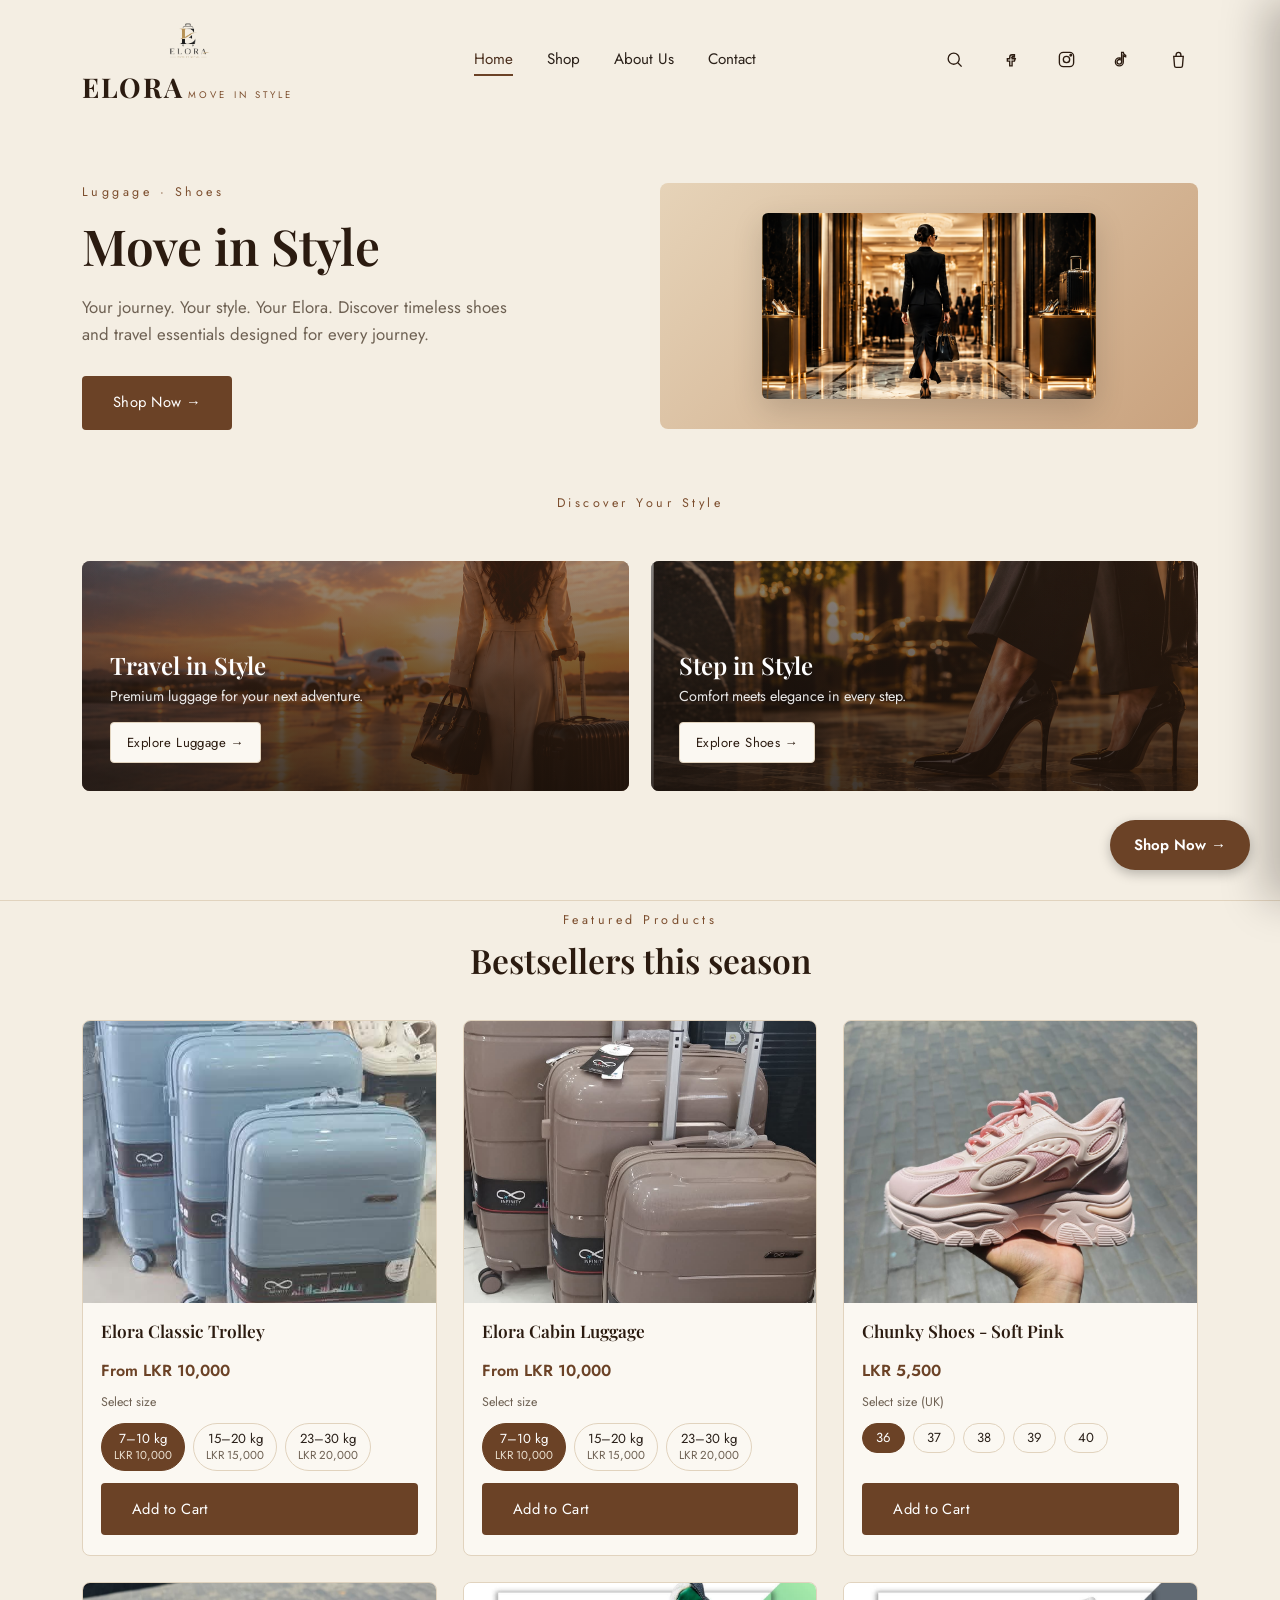
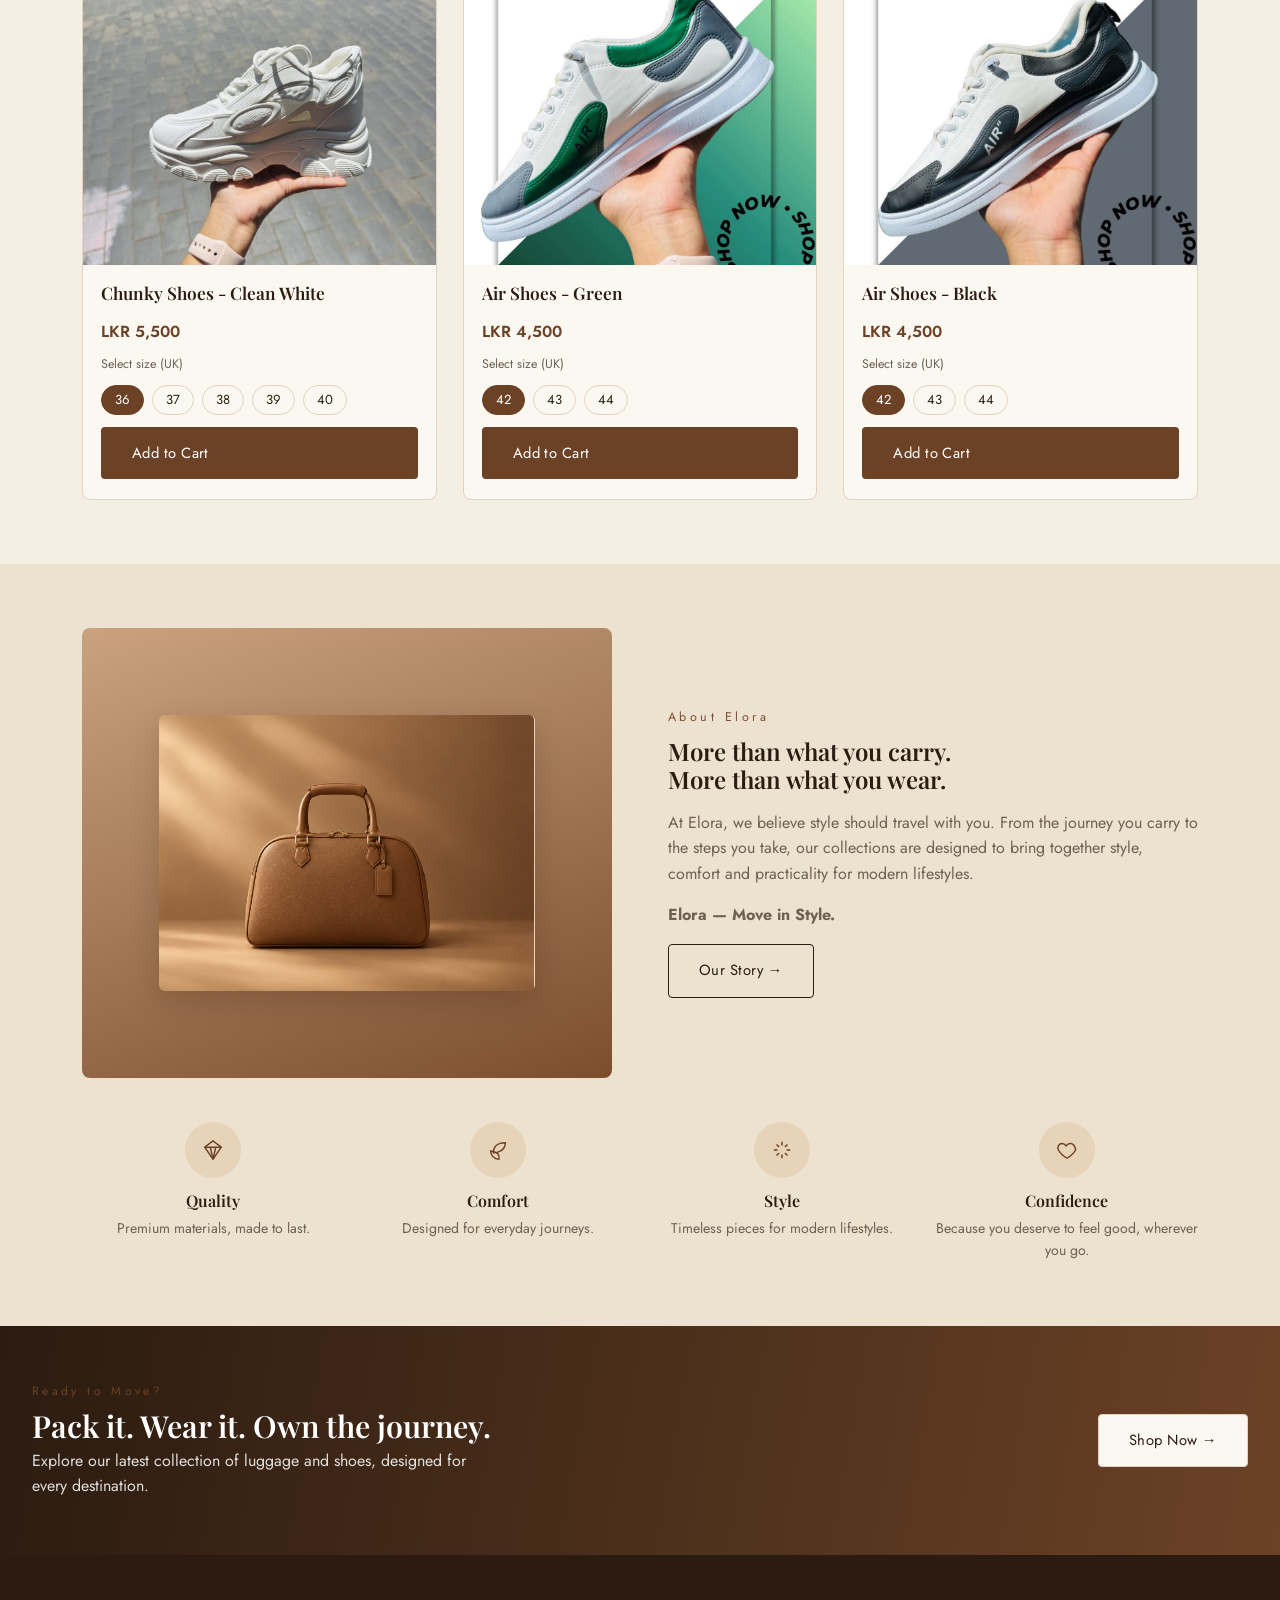
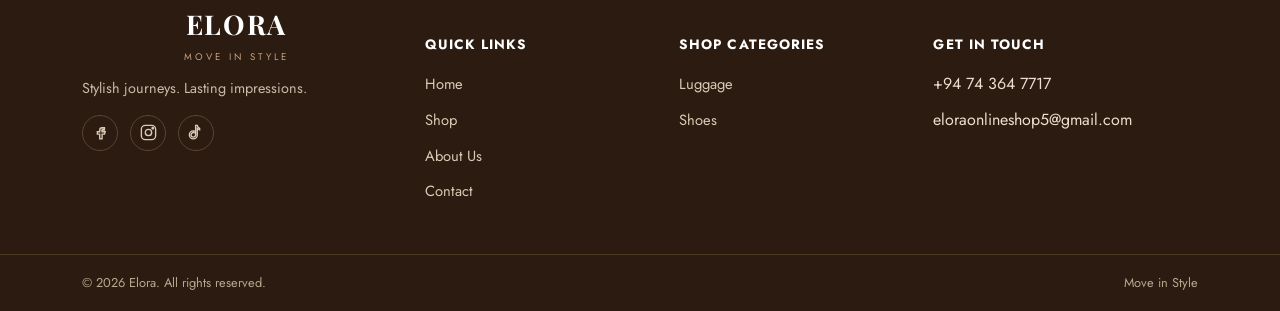
<file: index.html>
<!DOCTYPE html>
<html lang="en">
<head>
<!-- Google Tag Manager -->
<script>(function(w,d,s,l,i){w[l]=w[l]||[];w[l].push({'gtm.start':
new Date().getTime(),event:'gtm.js'});var f=d.getElementsByTagName(s)[0],
j=d.createElement(s),dl=l!='dataLayer'?'&l='+l:'';j.async=true;j.src=
'https://www.googletagmanager.com/gtm.js?id='+i+dl;f.parentNode.insertBefore(j,f);
})(window,document,'script','dataLayer','GTM-MCWQHB72');</script>
<!-- End Google Tag Manager -->

<meta charset="UTF-8">
<meta name="viewport" content="width=device-width, initial-scale=1.0">
<title>Elora — Premium Luggage &amp; Shoes Online in Sri Lanka | Move in Style</title>
<meta name="description" content="Shop Elora for premium travel luggage, trolley bags and stylish shoes online in Sri Lanka. Quality, comfort and style for every journey — order directly via WhatsApp.">
<meta name="keywords" content="luggage Sri Lanka, trolley bags Sri Lanka, buy suitcase online Sri Lanka, cabin luggage Sri Lanka, travel bags Colombo, shoes online Sri Lanka, chunky shoes Sri Lanka, men's shoes Colombo, women's shoes Sri Lanka, online shoe store Sri Lanka, Elora move in style">
<meta name="robots" content="index, follow">
<meta property="og:title" content="Elora — Premium Luggage & Shoes Online in Sri Lanka">
<meta property="og:description" content="Shop Elora for premium travel luggage, trolley bags and stylish shoes in Sri Lanka. Order directly via WhatsApp.">
<meta property="og:type" content="website">
<meta property="og:image" content="2.png">
<meta name="twitter:card" content="summary_large_image">
<link rel="icon" href="data:image/svg+xml,<svg xmlns=%22http://www.w3.org/2000/svg%22 viewBox=%220 0 100 100%22><text y=%22.9em%22 font-size=%2290%22>🧳</text></svg>">
<link rel="stylesheet" href="style.css">
<style>
  .hero-art{
    background:linear-gradient(135deg,#E6D3B8,#C9A27E);
    border-radius:8px;
    padding:30px;
    display:flex;
    align-items:center;
    justify-content:center;
  }
  .hero-art img{
    max-width:70%;
    max-height:280px;
    width:auto;
    height:auto;
    object-fit:contain;
    border-radius:6px;
    box-shadow:0 10px 30px rgba(0,0,0,.15);
    display:block;
  }
  #about-art{
    max-width:80%;
    max-height:100%;
    width:auto;
    height:auto;
    object-fit:contain;
    border-radius:6px;
    box-shadow:0 10px 30px rgba(0,0,0,.15);
    display:block;
  }
</style>
</head>
<body>
<!-- Google Tag Manager (noscript) -->
<noscript><iframe src="https://www.googletagmanager.com/ns.html?id=GTM-MCWQHB72"
height="0" width="0" style="display:none;visibility:hidden"></iframe></noscript>
<!-- End Google Tag Manager (noscript) -->
  <nav class="nav">
    <a href="index.html" class="logo">
      <span class="brandmark">
        <img src="6.png" alt="Elora logo">
      </span>
      <span class="brand-text">
        <span class="mark">ELORA</span>
        <span class="tag">MOVE IN STYLE</span>
      </span>
    </a>

    <ul class="nav-links js-nav-links">
      <li><a href="index.html" class="active">Home</a></li>
      <li><a href="shop.html">Shop</a></li>
      <li><a href="about.html">About Us</a></li>
      <li><a href="contact.html">Contact</a></li>
    </ul>

    <div class="nav-actions">
      <button class="icon-btn js-search-toggle" aria-label="Search">
        <svg viewBox="0 0 24 24" width="19" height="19" fill="none" stroke="currentColor" stroke-width="1.7"><circle cx="11" cy="11" r="7"/><line x1="21" y1="21" x2="16.2" y2="16.2"/></svg>
      </button>

      <a class="icon-btn" href="https://www.facebook.com/share/14tCtjUMJ1J/?mibextid=wwXIfr" target="_blank" rel="noopener" aria-label="Facebook">
        <svg viewBox="0 0 24 24" width="19" height="19" fill="none" stroke="currentColor" stroke-width="1.7">
          <path d="M14 9h3V6h-3a3 3 0 0 0-3 3v2H8v3h3v6h3v-6h3l1-3h-4V9a1 1 0 0 1 1-1Z"/>
        </svg>
      </a>

      <a class="icon-btn" href="https://www.instagram.com/elora_sl_?igsi=dGthdzRrNHY4cW54&utm_source=qr" target="_blank" rel="noopener" aria-label="Instagram">
        <svg viewBox="0 0 24 24" width="19" height="19" fill="none" stroke="currentColor" stroke-width="1.7"><rect x="3" y="3" width="18" height="18" rx="5"/><circle cx="12" cy="12" r="4"/><circle cx="17.4" cy="6.6" r="1"/></svg>
      </a>

      <a class="icon-btn" href="https://www.tiktok.com/@eloraofficial11?_r=1&_t=ZS-99TkvP4xUTF" target="_blank" rel="noopener" aria-label="TikTok">
        <svg viewBox="0 0 24 24" width="19" height="19" fill="none" stroke="currentColor" stroke-width="1.7">
          <path d="M16 8.5a4.5 4.5 0 0 1-3-1.2V15a5 5 0 1 1-5-5c.3 0 .7 0 1 .1v2.1a2.9 2.9 0 0 0-1-.2 2.9 2.9 0 1 0 2.9 2.9V3h2.1a4.5 4.5 0 0 0 3 3.9V8.5Z"/>
        </svg>
      </a>

      <button class="icon-btn js-cart-open" aria-label="Open cart">
        <svg viewBox="0 0 24 24" width="19" height="19" fill="none" stroke="currentColor" stroke-width="1.7"><path d="M6 8h12l-1 12.2a2 2 0 0 1-2 1.8H9a2 2 0 0 1-2-1.8L6 8Z"/><path d="M9 8V6a3 3 0 0 1 6 0v2"/></svg>
        <span class="cart-count js-cart-count" style="display:none;">0</span>
      </button>

      <button class="icon-btn nav-burger js-burger" aria-label="Menu">
        <svg viewBox="0 0 24 24" width="20" height="20" fill="none" stroke="currentColor" stroke-width="1.8"><line x1="4" y1="7" x2="20" y2="7"/><line x1="4" y1="12" x2="20" y2="12"/><line x1="4" y1="17" x2="20" y2="17"/></svg>
      </button>
    </div>
  </nav>
  <div class="search-flyout js-search-flyout">
    <form class="js-search-form">
      <input type="search" name="q" placeholder="Search for shoes, luggage, bags…" aria-label="Search products">
      <button type="submit" class="btn btn-primary btn-sm">Search</button>
    </form>
  </div>
</header>

<main>

  <!-- HERO -->
  <section class="hero">
    <div>
      <div class="eyebrow">Luggage · Shoes</div>
      <h1>Move in Style</h1>
      <p>Your journey. Your style. Your Elora. Discover timeless shoes and travel essentials designed for every journey.</p>
      <a href="shop.html" class="btn btn-primary">Shop Now →</a>
    </div>
    <div class="hero-art">
      <img src="2.png" alt="Elora featured product">
    </div>
  </section>

  <!-- DISCOVER YOUR STYLE -->
  <div class="section-head" style="padding-top:0;">
    <div class="eyebrow">Discover Your Style</div>
  </div>
  <div class="duo">
    <a class="banner" href="shop.html?category=Luggage" style="position:relative; overflow:hidden; background:linear-gradient(120deg,#4A2E1C,#7C4E2E);">
      <img src="3.png" style="position:absolute; top:0; left:0; width:100%; height:100%; object-fit:cover; z-index:0; opacity:0.55;">
      <div style="position:relative; z-index:1;">
        <h3>Travel in Style</h3>
        <p>Premium luggage for your next adventure.</p>
        <span class="btn btn-ghost btn-sm">Explore Luggage →</span>
      </div>
    </a>
    <a class="banner" href="shop.html?category=Shoes" style="position:relative; overflow:hidden; background:linear-gradient(120deg,#2B2420,#6B4226);">
      <img src="4.png" style="position:absolute; top:0; left:0; width:100%; height:100%; object-fit:cover; z-index:0; opacity:0.55;">
      <div style="position:relative; z-index:1;">
        <h3>Step in Style</h3>
        <p>Comfort meets elegance in every step.</p>
        <span class="btn btn-ghost btn-sm">Explore Shoes →</span>
      </div>
    </a>
  </div>

  <!-- FEATURED PRODUCTS -->
  <section class="section">
    <div class="section-head">
      <div class="eyebrow">Featured Products</div>
      <h2>Bestsellers this season</h2>
    </div>
    <div class="product-grid js-featured-grid"></div>
  </section>

  <button class="floating-btn" onclick="location.href='shop.html'">
  Shop Now →
</button>

  <!-- ABOUT ELORA STRIP -->
  <section class="section section-alt">
    <div class="split">
      <div style="border-radius:8px; overflow:hidden; aspect-ratio:4/3.4; background:linear-gradient(160deg,#C9A27E,#7C4E2E); display:flex; align-items:center; justify-content:center; padding:30px;">
        <img src="5.png" id="about-art" alt="About Elora">
      </div>
      <div>
        <div class="eyebrow" style="color:var(--brown-500); font-size:.78rem; letter-spacing:.28em; margin-bottom:10px;">About Elora</div>
        <h2>More than what you carry.<br>More than what you wear.</h2>
        <p>At Elora, we believe style should travel with you. From the journey you carry to the steps you take, our collections are designed to bring together style, comfort and practicality for modern lifestyles.</p>
        <p><strong>Elora — Move in Style.</strong></p>
        <a href="about.html" class="btn btn-outline">Our Story →</a>
      </div>
    </div>
    <div class="value-list">
      <div class="value-item">
        <div class="value-icon"><svg viewBox="0 0 24 24" width="22" height="22" fill="none" stroke="currentColor" stroke-width="1.6"><path d="M12 2 3 9l9 13 9-13-9-7Z"/><path d="M3 9h18M9 9 12 22M15 9 12 22"/></svg></div>
        <h4>Quality</h4>
        <p>Premium materials, made to last.</p>
      </div>
      <div class="value-item">
        <div class="value-icon"><svg viewBox="0 0 24 24" width="22" height="22" fill="none" stroke="currentColor" stroke-width="1.6"><path d="M4 13c0 5 4 9 9 9 1-4-1-8-9-9Z"/><path d="M20 4c-9 0-13 5-13 11 4 0 13-2 13-11Z"/></svg></div>
        <h4>Comfort</h4>
        <p>Designed for everyday journeys.</p>
      </div>
      <div class="value-item">
        <div class="value-icon"><svg viewBox="0 0 24 24" width="22" height="22" fill="none" stroke="currentColor" stroke-width="1.6"><path d="M12 3v4M12 17v4M3 12h4M17 12h4M6 6l2.8 2.8M15.2 15.2 18 18M6 18l2.8-2.8M15.2 8.8 18 6"/></svg></div>
        <h4>Style</h4>
        <p>Timeless pieces for modern lifestyles.</p>
      </div>
      <div class="value-item">
        <div class="value-icon"><svg viewBox="0 0 24 24" width="22" height="22" fill="none" stroke="currentColor" stroke-width="1.6"><path d="M12 21s-7-4.4-9.4-9C1.1 8.6 3 5 6.6 5c2 0 3.4 1.1 4.4 2.6C12 6.1 13.4 5 15.4 5 19 5 20.9 8.6 21.4 12c-2.4 4.6-9.4 9-9.4 9Z"/></svg></div>
        <h4>Confidence</h4>
        <p>Because you deserve to feel good, wherever you go.</p>
      </div>
    </div>
  </section>

  <!-- CTA -->
  <div class="cta-strip">
    <div>
      <div class="eyebrow">Ready to Move?</div>
      <h2>Pack it. Wear it. Own the journey.</h2>
      <p>Explore our latest collection of luggage and shoes, designed for every destination.</p>
    </div>
    <a href="shop.html" class="btn btn-ghost">Shop Now →</a>
  </div>

</main>

<footer class="site-footer">
  <div class="footer-grid">
    <div>
      <a href="index.html" class="logo"><span class="mark">ELORA</span><span class="tag">MOVE IN STYLE</span></a>
      <p>Stylish journeys. Lasting impressions.</p>
      <div class="social-row">
        <a class="icon-btn" href="https://www.facebook.com/share/14tCtjUMJ1J/?mibextid=wwXIfr" target="_blank" rel="noopener" aria-label="Facebook">
        <svg viewBox="0 0 24 24" width="19" height="19" fill="none" stroke="currentColor" stroke-width="1.7">
          <path d="M14 9h3V6h-3a3 3 0 0 0-3 3v2H8v3h3v6h3v-6h3l1-3h-4V9a1 1 0 0 1 1-1Z"/>
        </svg>
      </a>

      <a class="icon-btn" href="https://www.instagram.com/elora_sl_?igsi=dGthdzRrNHY4cW54&utm_source=qr" target="_blank" rel="noopener" aria-label="Instagram">
        <svg viewBox="0 0 24 24" width="19" height="19" fill="none" stroke="currentColor" stroke-width="1.7"><rect x="3" y="3" width="18" height="18" rx="5"/><circle cx="12" cy="12" r="4"/><circle cx="17.4" cy="6.6" r="1"/></svg>
      </a>
        <a class="icon-btn" href="https://www.tiktok.com/@eloraofficial11?_r=1&_t=ZS-99TkvP4xUTF" target="_blank" rel="noopener" aria-label="TikTok">
        <svg viewBox="0 0 24 24" width="19" height="19" fill="none" stroke="currentColor" stroke-width="1.7">
          <path d="M16 8.5a4.5 4.5 0 0 1-3-1.2V15a5 5 0 1 1-5-5c.3 0 .7 0 1 .1v2.1a2.9 2.9 0 0 0-1-.2 2.9 2.9 0 1 0 2.9 2.9V3h2.1a4.5 4.5 0 0 0 3 3.9V8.5Z"/>
        </svg>
      </a>
      </div>
    </div>
    <div>
      <h5>Quick Links</h5>
      <ul>
        <li><a href="index.html">Home</a></li>
        <li><a href="shop.html">Shop</a></li>
        <li><a href="about.html">About Us</a></li>
        <li><a href="contact.html">Contact</a></li>
      </ul>
    </div>
    <div>
      <h5>Shop Categories</h5>
      <ul>
        <li><a href="shop.html?category=Luggage">Luggage</a></li>
        <li><a href="shop.html?category=Shoes">Shoes</a></li>
      </ul>
    </div>
    <div>
      <h5>Get In Touch</h5>
      <ul>
        <li>+94 74 364 7717</li>
        <li>eloraonlineshop5@gmail.com</li>
            </ul>
    </div>
  </div>
  <div class="footer-bottom"><div class="container"><span>© 2026 Elora. All rights reserved.</span><span>Move in Style</span></div></div>
</footer>

<div class="cart-overlay js-cart-overlay"></div>
<aside class="cart-drawer js-cart-drawer" aria-label="Shopping cart">
  <div class="cart-head">
    <h3>Your Bag or Shoes</h3>
    <button class="close-btn js-cart-close" aria-label="Close cart">&times;</button>
  </div>
  <div class="cart-items js-cart-items"></div>
  <div class="cart-summary js-cart-summary"></div>
</aside>
<div class="toast js-toast"></div>

<script src="products.js"></script>
<script src="app.js"></script>
<script>
  const featured = ELORA_PRODUCTS.slice(0, 6);
  const grid = document.querySelector('.js-featured-grid');
  grid.innerHTML = featured.map(buildProductCard).join('');
  wireProductGrid(grid);
</script>
</body>
</html>
</file>
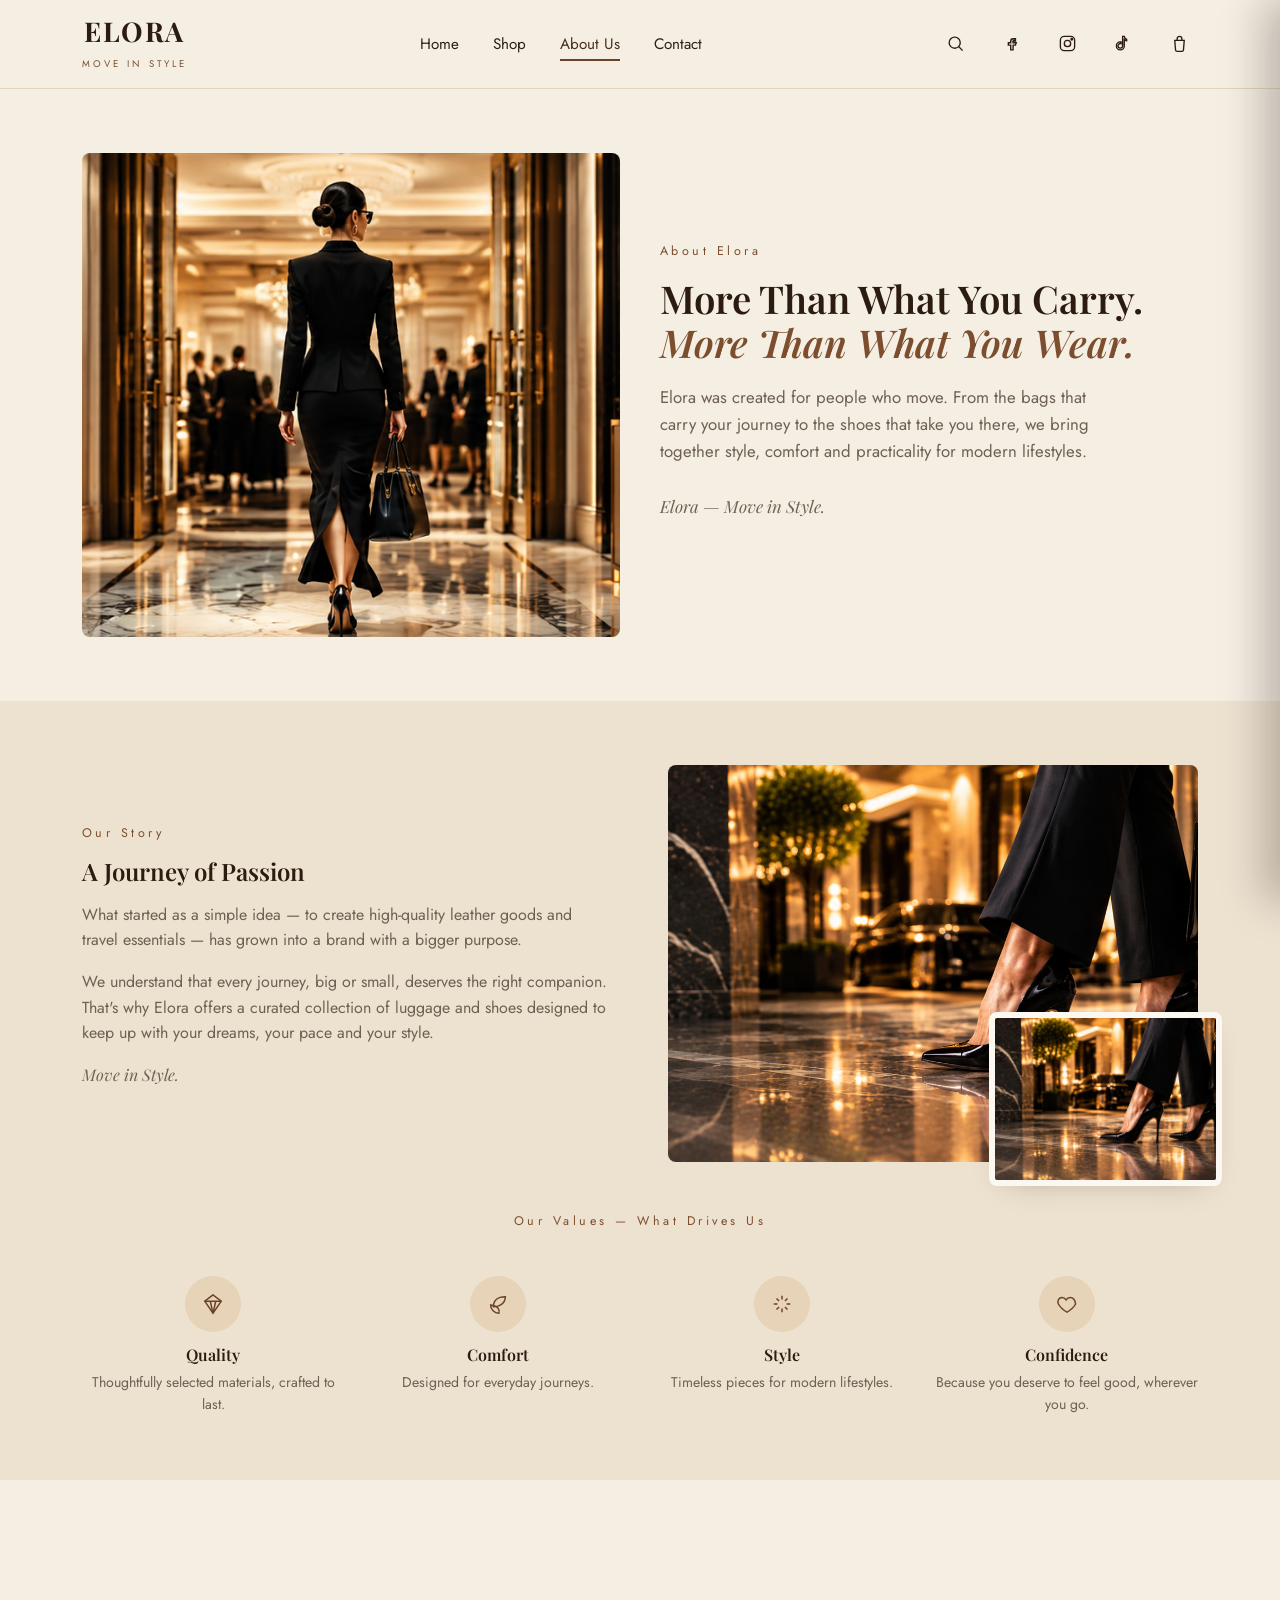
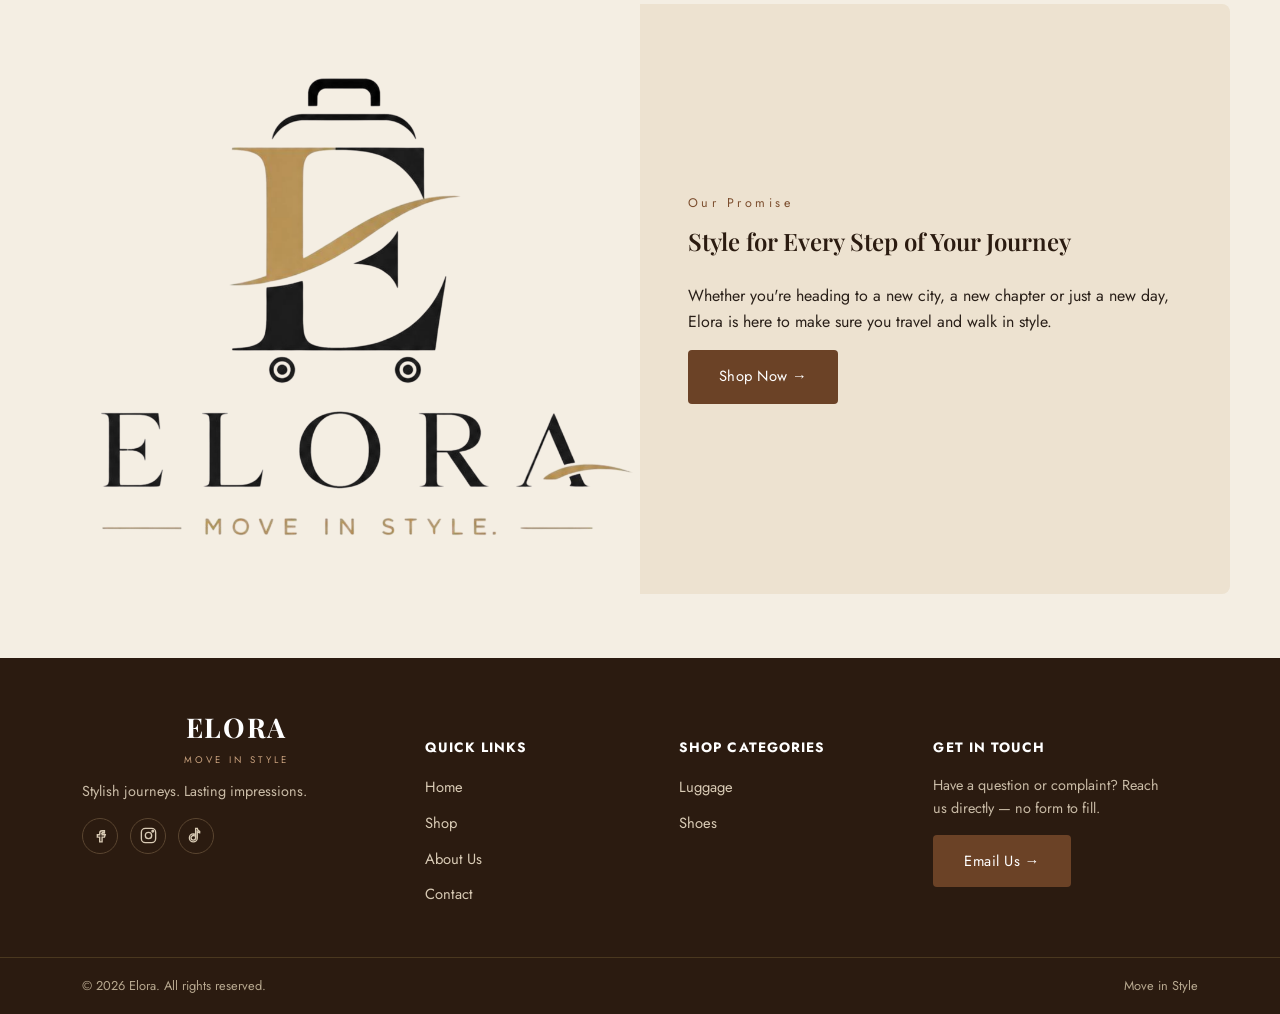
<file: about.html>
<!DOCTYPE html>
<html lang="en">
<head>
<!-- Google Tag Manager -->
<script>(function(w,d,s,l,i){w[l]=w[l]||[];w[l].push({'gtm.start':
new Date().getTime(),event:'gtm.js'});var f=d.getElementsByTagName(s)[0],
j=d.createElement(s),dl=l!='dataLayer'?'&l='+l:'';j.async=true;j.src=
'https://www.googletagmanager.com/gtm.js?id='+i+dl;f.parentNode.insertBefore(j,f);
})(window,document,'script','dataLayer','GTM-MCWQHB72');</script>
<!-- End Google Tag Manager -->
<meta charset="UTF-8">
<meta name="viewport" content="width=device-width, initial-scale=1.0">
<title>About Elora — Our Story, Values &amp; Promise</title>
<meta name="description" content="Learn about Elora, a Sri Lankan travel and footwear brand for people who move — combining quality, comfort, style and confidence in every bag and shoe.">
<meta name="keywords" content="Elora Sri Lanka, about Elora, luggage brand Sri Lanka, shoe brand Sri Lanka, travel accessories Sri Lanka, move in style">
<meta name="robots" content="index, follow">
<meta property="og:title" content="About Elora — Our Story, Values & Promise">
<meta property="og:description" content="Elora was created for people who move — quality, comfort, style and confidence in every journey.">
<meta property="og:type" content="website">
<meta property="og:image" content="2.png">
<link rel="stylesheet" href="style.css">
</head>
<body>
<!-- Google Tag Manager (noscript) -->
<noscript><iframe src="https://www.googletagmanager.com/ns.html?id=GTM-MCWQHB72"
height="0" width="0" style="display:none;visibility:hidden"></iframe></noscript>
<!-- End Google Tag Manager (noscript) -->

<header class="site-header">
   <nav class="nav">
    <a href="index.html" class="logo">
      <span class="mark">ELORA</span>
      <span class="tag">MOVE IN STYLE</span>
    </a>
    <ul class="nav-links js-nav-links">
      <li><a href="index.html">Home</a></li>
      <li><a href="shop.html">Shop</a></li>
      <li><a href="about.html" class="active">About Us</a></li>
      <li><a href="contact.html">Contact</a></li>
    </ul>
    <div class="nav-actions">
      <button class="icon-btn js-search-toggle" aria-label="Search">
        <svg viewBox="0 0 24 24" width="19" height="19" fill="none" stroke="currentColor" stroke-width="1.7"><circle cx="11" cy="11" r="7"/><line x1="21" y1="21" x2="16.2" y2="16.2"/></svg>
      </button>
      
      <a class="icon-btn" href="https://www.facebook.com/share/14tCtjUMJ1J/?mibextid=wwXIfr" target="_blank" rel="noopener" aria-label="Facebook">
        <svg viewBox="0 0 24 24" width="19" height="19" fill="none" stroke="currentColor" stroke-width="1.7">
          <path d="M14 9h3V6h-3a3 3 0 0 0-3 3v2H8v3h3v6h3v-6h3l1-3h-4V9a1 1 0 0 1 1-1Z"/>
        </svg>
      </a>

      <a class="icon-btn" href="https://www.instagram.com/elora_sl_?igsi=dGthdzRrNHY4cW54&utm_source=qr" target="_blank" rel="noopener" aria-label="Instagram">
        <svg viewBox="0 0 24 24" width="19" height="19" fill="none" stroke="currentColor" stroke-width="1.7"><rect x="3" y="3" width="18" height="18" rx="5"/><circle cx="12" cy="12" r="4"/><circle cx="17.4" cy="6.6" r="1"/></svg>
      </a>

      <a class="icon-btn" href="https://www.tiktok.com/@eloraofficial11?_r=1&_t=ZS-99TkvP4xUTF" target="_blank" rel="noopener" aria-label="TikTok">
        <svg viewBox="0 0 24 24" width="19" height="19" fill="none" stroke="currentColor" stroke-width="1.7">
          <path d="M16 8.5a4.5 4.5 0 0 1-3-1.2V15a5 5 0 1 1-5-5c.3 0 .7 0 1 .1v2.1a2.9 2.9 0 0 0-1-.2 2.9 2.9 0 1 0 2.9 2.9V3h2.1a4.5 4.5 0 0 0 3 3.9V8.5Z"/>
        </svg>
      </a>
      <button class="icon-btn js-cart-open" aria-label="Open cart">
        <svg viewBox="0 0 24 24" width="19" height="19" fill="none" stroke="currentColor" stroke-width="1.7"><path d="M6 8h12l-1 12.2a2 2 0 0 1-2 1.8H9a2 2 0 0 1-2-1.8L6 8Z"/><path d="M9 8V6a3 3 0 0 1 6 0v2"/></svg>
        <span class="cart-count js-cart-count" style="display:none;">0</span>
      </button>
      <button class="icon-btn nav-burger js-burger" aria-label="Menu">
        <svg viewBox="0 0 24 24" width="20" height="20" fill="none" stroke="currentColor" stroke-width="1.8"><line x1="4" y1="7" x2="20" y2="7"/><line x1="4" y1="12" x2="20" y2="12"/><line x1="4" y1="17" x2="20" y2="17"/></svg>
      </button>
    </div>
  </nav>
  <div class="search-flyout js-search-flyout">
    <form class="js-search-form">
      <input type="search" name="q" placeholder="Search for shoes, luggage, bags…" aria-label="Search products">
      <button type="submit" class="btn btn-primary btn-sm">Search</button>
    </form>
  </div>
</header>

<main>
  <section class="hero">
    <div style="border-radius:8px; overflow:hidden; aspect-ratio:4/3.6; background:linear-gradient(160deg,#C9A27E,#4A2E1C); order:1;">
  <img src="2.png" style="width:100%; height:100%; object-fit:cover; display:block;">
</div>
    <div style="order:2;">
      <div class="eyebrow">About Elora</div>
      <h1 style="font-size:2.4rem;">More Than What You Carry.<br><em style="font-style:italic; font-family:var(--font-display); color:var(--brown-500);">More Than What You Wear.</em></h1>
      <p>Elora was created for people who move. From the bags that carry your journey to the shoes that take you there, we bring together style, comfort and practicality for modern lifestyles.</p>
      <p class="hero-script">Elora — Move in Style.</p>
    </div>
  </section>

  <section class="section section-alt">
    <div class="split">
      <div>
        <div class="eyebrow">Our Story</div>
        <h2>A Journey of Passion</h2>
        <p>What started as a simple idea — to create high-quality leather goods and travel essentials — has grown into a brand with a bigger purpose.</p>
        <p>We understand that every journey, big or small, deserves the right companion. That's why Elora offers a curated collection of luggage and shoes designed to keep up with your dreams, your pace and your style.</p>
        <p class="hero-script">Move in Style.</p>
      </div>
      <div class="story-media">
        <div style="border-radius:8px; overflow:hidden; aspect-ratio:4/3; background:linear-gradient(150deg,#7C4E2E,#2B2420);">
          <img src="4.png" alt="Elora story" style="width:100%; height:100%; object-fit:cover; display:block;">
        </div>
        <div class="tag-card" style="background:var(--tan-200); overflow:hidden; aspect-ratio:4/3; padding:0;">
          <img src="4.png" alt="Elora story" style="width:100%; height:100%; object-fit:cover; display:block;">
        </div>
      </div>
    </div>

    <div class="section-head" style="max-width:520px; margin:50px auto 0;">
      <div class="eyebrow">Our Values — What Drives Us</div>
    </div>
    <div class="value-list">
      <div class="value-item">
        <div class="value-icon"><svg viewBox="0 0 24 24" width="22" height="22" fill="none" stroke="currentColor" stroke-width="1.6"><path d="M12 2 3 9l9 13 9-13-9-7Z"/><path d="M3 9h18M9 9 12 22M15 9 12 22"/></svg></div>
        <h4>Quality</h4>
        <p>Thoughtfully selected materials, crafted to last.</p>
      </div>
      <div class="value-item">
        <div class="value-icon"><svg viewBox="0 0 24 24" width="22" height="22" fill="none" stroke="currentColor" stroke-width="1.6"><path d="M4 13c0 5 4 9 9 9 1-4-1-8-9-9Z"/><path d="M20 4c-9 0-13 5-13 11 4 0 13-2 13-11Z"/></svg></div>
        <h4>Comfort</h4>
        <p>Designed for everyday journeys.</p>
      </div>
      <div class="value-item">
        <div class="value-icon"><svg viewBox="0 0 24 24" width="22" height="22" fill="none" stroke="currentColor" stroke-width="1.6"><path d="M12 3v4M12 17v4M3 12h4M17 12h4M6 6l2.8 2.8M15.2 15.2 18 18M6 18l2.8-2.8M15.2 8.8 18 6"/></svg></div>
        <h4>Style</h4>
        <p>Timeless pieces for modern lifestyles.</p>
      </div>
      <div class="value-item">
        <div class="value-icon"><svg viewBox="0 0 24 24" width="22" height="22" fill="none" stroke="currentColor" stroke-width="1.6"><path d="M12 21s-7-4.4-9.4-9C1.1 8.6 3 5 6.6 5c2 0 3.4 1.1 4.4 2.6C12 6.1 13.4 5 15.4 5 19 5 20.9 8.6 21.4 12c-2.4 4.6-9.4 9-9.4 9Z"/></svg></div>
        <h4>Confidence</h4>
        <p>Because you deserve to feel good, wherever you go.</p>
      </div>
    </div>
  </section>

<section class="section">
    <div class="promise-strip">
      <div class="art" style="overflow:hidden;">
        <img src="6.png" alt="Elora promise" style="width:100%; height:100%; object-fit:cover; display:block;">
      </div>
      <div class="copy">
        <div class="eyebrow">Our Promise</div>
        <h2>Style for Every Step of Your Journey</h2>
        <p>Whether you're heading to a new city, a new chapter or just a new day, Elora is here to make sure you travel and walk in style.</p>
        <a href="shop.html" class="btn btn-primary" style="width:fit-content;">Shop Now →</a>
      </div>
    </div>
</section>
</main>

<footer class="site-footer">
  <div class="footer-grid">
    <div>
      <a href="index.html" class="logo"><span class="mark">ELORA</span><span class="tag">MOVE IN STYLE</span></a>
      <p>Stylish journeys. Lasting impressions.</p>
      <div class="social-row">
        <a class="icon-btn" href="https://www.facebook.com/share/14tCtjUMJ1J/?mibextid=wwXIfr" target="_blank" rel="noopener" aria-label="Facebook">
        <svg viewBox="0 0 24 24" width="19" height="19" fill="none" stroke="currentColor" stroke-width="1.7">
          <path d="M14 9h3V6h-3a3 3 0 0 0-3 3v2H8v3h3v6h3v-6h3l1-3h-4V9a1 1 0 0 1 1-1Z"/>
        </svg>
      </a>

      <a class="icon-btn" href="https://www.instagram.com/elora_sl_?igsi=dGthdzRrNHY4cW54&utm_source=qr" target="_blank" rel="noopener" aria-label="Instagram">
        <svg viewBox="0 0 24 24" width="19" height="19" fill="none" stroke="currentColor" stroke-width="1.7"><rect x="3" y="3" width="18" height="18" rx="5"/><circle cx="12" cy="12" r="4"/><circle cx="17.4" cy="6.6" r="1"/></svg>
      </a>
        <a class="icon-btn" href="https://www.tiktok.com/@eloraofficial11?_r=1&_t=ZS-99TkvP4xUTF" target="_blank" rel="noopener" aria-label="TikTok">
        <svg viewBox="0 0 24 24" width="19" height="19" fill="none" stroke="currentColor" stroke-width="1.7">
          <path d="M16 8.5a4.5 4.5 0 0 1-3-1.2V15a5 5 0 1 1-5-5c.3 0 .7 0 1 .1v2.1a2.9 2.9 0 0 0-1-.2 2.9 2.9 0 1 0 2.9 2.9V3h2.1a4.5 4.5 0 0 0 3 3.9V8.5Z"/>
        </svg>
      </a>
      </div>
    </div>
    <div>
      <h5>Quick Links</h5>
      <ul>
        <li><a href="index.html">Home</a></li>
        <li><a href="shop.html">Shop</a></li>
        <li><a href="about.html">About Us</a></li>
        <li><a href="contact.html">Contact</a></li>
      </ul>
    </div>
    <div>
      <h5>Shop Categories</h5>
      <ul>
        <li><a href="shop.html?category=Luggage">Luggage</a></li>
        <li><a href="shop.html?category=Shoes">Shoes</a></li>
      </ul>
    </div>
    <div>
      <h5>Get In Touch</h5>
      <p>Have a question or complaint? Reach us directly — no form to fill.</p>
      <button type="button" class="btn btn-primary js-email-us" style="width:fit-content;">Email Us →</button>
    </div>
  </div>
  <div class="footer-bottom"><div class="container"><span>© 2026 Elora. All rights reserved.</span><span>Move in Style</span></div></div>
</footer>

<div class="cart-overlay js-cart-overlay"></div>
<aside class="cart-drawer js-cart-drawer" aria-label="Shopping cart">
  <div class="cart-head">
    <h3>Your Bag</h3>
    <button class="close-btn js-cart-close" aria-label="Close cart">&times;</button>
  </div>
  <div class="cart-items js-cart-items"></div>
  <div class="cart-summary js-cart-summary"></div>
</aside>
<div class="toast js-toast"></div>

<script src="products.js"></script>
<script src="app.js"></script>
</body>
</html>
</file>
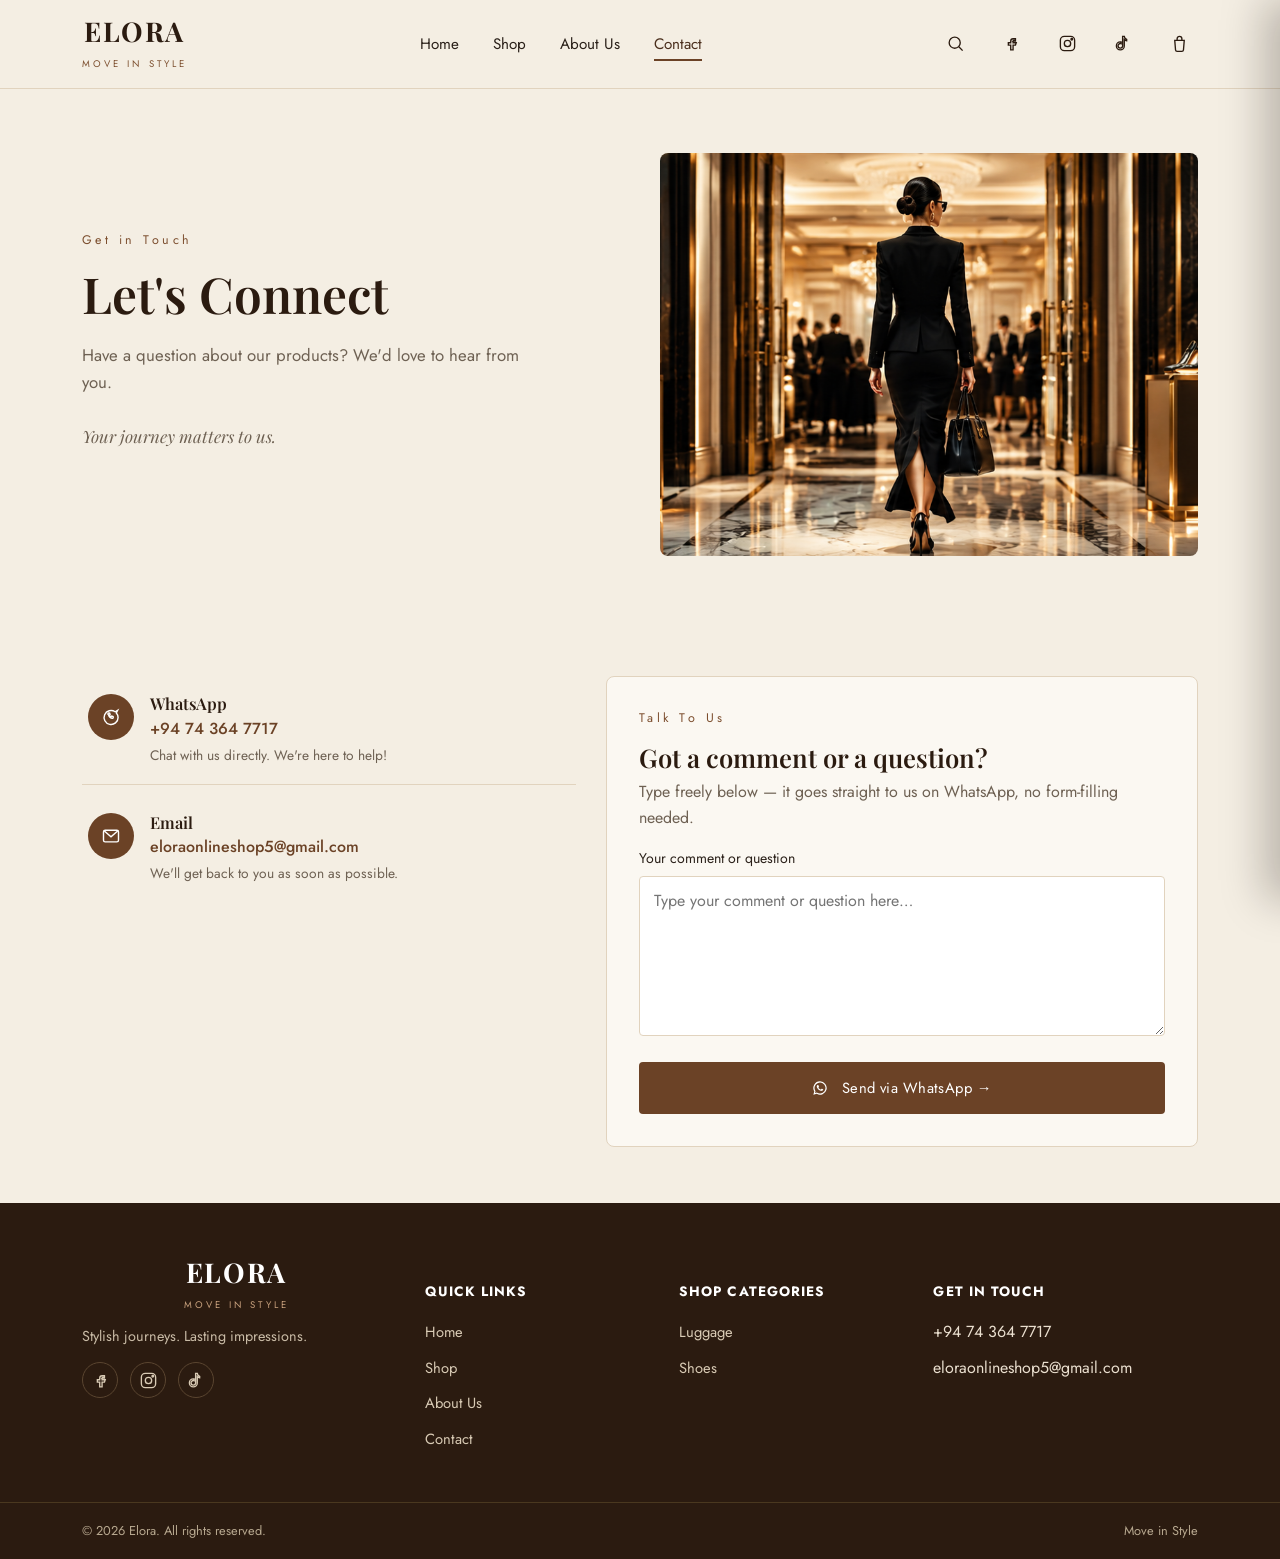
<file: contact.html>
<!DOCTYPE html>
<html lang="en">
<head>
<!-- Google Tag Manager -->
<script>(function(w,d,s,l,i){w[l]=w[l]||[];w[l].push({'gtm.start':
new Date().getTime(),event:'gtm.js'});var f=d.getElementsByTagName(s)[0],
j=d.createElement(s),dl=l!='dataLayer'?'&l='+l:'';j.async=true;j.src=
'https://www.googletagmanager.com/gtm.js?id='+i+dl;f.parentNode.insertBefore(j,f);
})(window,document,'script','dataLayer','GTM-MCWQHB72');</script>
<!-- End Google Tag Manager -->
<meta charset="UTF-8">
<meta name="viewport" content="width=device-width, initial-scale=1.0">
<title>Contact Elora — WhatsApp, Email &amp; Support | Sri Lanka</title>
<meta name="description" content="Get in touch with Elora for order enquiries, product questions or support. Message us directly on WhatsApp or email — we reply fast.">
<meta name="keywords" content="contact Elora, Elora WhatsApp, Elora customer service, luggage shop contact Sri Lanka, shoe shop contact Sri Lanka">
<meta name="robots" content="index, follow">
<meta property="og:title" content="Contact Elora — WhatsApp, Email & Support">
<meta property="og:description" content="Message Elora directly on WhatsApp or email for order enquiries and support.">
<meta property="og:type" content="website">
<meta property="og:image" content="2.png">
<link rel="stylesheet" href="style.css">
</head>
<body>
<!-- Google Tag Manager (noscript) -->
<noscript><iframe src="https://www.googletagmanager.com/ns.html?id=GTM-MCWQHB72"
height="0" width="0" style="display:none;visibility:hidden"></iframe></noscript>
<!-- End Google Tag Manager (noscript) -->
<header class="site-header">
 <nav class="nav">
    <a href="index.html" class="logo">
      <span class="mark">ELORA</span>
      <span class="tag">MOVE IN STYLE</span>
    </a>
    <ul class="nav-links js-nav-links">
      <li><a href="index.html">Home</a></li>
      <li><a href="shop.html">Shop</a></li>
      <li><a href="about.html">About Us</a></li>
      <li><a href="contact.html" class="active">Contact</a></li>
    </ul>
    <div class="nav-actions">
      <button class="icon-btn js-search-toggle" aria-label="Search">
        <svg viewBox="0 0 24 24" width="19" height="19" fill="none" stroke="currentColor" stroke-width="1.7"><circle cx="11" cy="11" r="7"/><line x1="21" y1="21" x2="16.2" y2="16.2"/></svg>
      </button>
      <a class="icon-btn" href="https://www.facebook.com/share/14tCtjUMJ1J/?mibextid=wwXIfr" target="_blank" rel="noopener" aria-label="Facebook">
        <svg viewBox="0 0 24 24" width="19" height="19" fill="none" stroke="currentColor" stroke-width="1.7">
          <path d="M14 9h3V6h-3a3 3 0 0 0-3 3v2H8v3h3v6h3v-6h3l1-3h-4V9a1 1 0 0 1 1-1Z"/>
        </svg>
      </a>

      <a class="icon-btn" href="https://www.instagram.com/elora_sl_?igsi=dGthdzRrNHY4cW54&utm_source=qr" target="_blank" rel="noopener" aria-label="Instagram">
        <svg viewBox="0 0 24 24" width="19" height="19" fill="none" stroke="currentColor" stroke-width="1.7"><rect x="3" y="3" width="18" height="18" rx="5"/><circle cx="12" cy="12" r="4"/><circle cx="17.4" cy="6.6" r="1"/></svg>
      </a>

      <a class="icon-btn" href="https://www.tiktok.com/@eloraofficial11?_r=1&_t=ZS-99TkvP4xUTF" target="_blank" rel="noopener" aria-label="TikTok">
        <svg viewBox="0 0 24 24" width="19" height="19" fill="none" stroke="currentColor" stroke-width="1.7">
          <path d="M16 8.5a4.5 4.5 0 0 1-3-1.2V15a5 5 0 1 1-5-5c.3 0 .7 0 1 .1v2.1a2.9 2.9 0 0 0-1-.2 2.9 2.9 0 1 0 2.9 2.9V3h2.1a4.5 4.5 0 0 0 3 3.9V8.5Z"/>
        </svg>
      </a>
      <button class="icon-btn js-cart-open" aria-label="Open cart">
        <svg viewBox="0 0 24 24" width="19" height="19" fill="none" stroke="currentColor" stroke-width="1.7"><path d="M6 8h12l-1 12.2a2 2 0 0 1-2 1.8H9a2 2 0 0 1-2-1.8L6 8Z"/><path d="M9 8V6a3 3 0 0 1 6 0v2"/></svg>
        <span class="cart-count js-cart-count" style="display:none;">0</span>
      </button>
      <button class="icon-btn nav-burger js-burger" aria-label="Menu">
        <svg viewBox="0 0 24 24" width="20" height="20" fill="none" stroke="currentColor" stroke-width="1.8"><line x1="4" y1="7" x2="20" y2="7"/><line x1="4" y1="12" x2="20" y2="12"/><line x1="4" y1="17" x2="20" y2="17"/></svg>
      </button>
    </div>
  </nav>
  <div class="search-flyout js-search-flyout">
    <form class="js-search-form">
      <input type="search" name="q" placeholder="Search for shoes, luggage, bags…" aria-label="Search products">
      <button type="submit" class="btn btn-primary btn-sm">Search</button>
    </form>
  </div>
</header>

<main>
  <section class="hero">
    <div>
      <div class="eyebrow">Get in Touch</div>
      <h1>Let's Connect</h1>
      <p>Have a question about our products? We'd love to hear from you.</p>
      <p class="hero-script">Your journey matters to us.</p>
    </div>
   <div style="border-radius:8px; overflow:hidden; aspect-ratio:4/3;">
  <img src="2.png" alt="Elora contact" style="width:100%; height:100%; object-fit:cover; display:block;">
</div>
  </section>

  <div class="contact-grid">
    <div class="contact-cards">
      <div class="contact-card">
        <div class="c-icon"><svg viewBox="0 0 24 24" width="20" height="20" fill="none" stroke="currentColor" stroke-width="1.7"><path d="M20.5 12.6a8.4 8.4 0 1 1-3.6-6.9L20 4l-1.6 3.2a8.3 8.3 0 0 1 2.1 5.4Z"/><path d="M9 9.3c.3 1.9 2.4 4 4.3 4.3.7.1 1.5-.4 1.4-1.1l-.2-1-1.7-.5-.8.8c-.8-.3-1.6-1.1-1.9-1.9l.8-.8-.5-1.7-1-.2c-.7-.1-1.2.7-1.1 1.4Z"/></svg></div>
        <div>
          <h4>WhatsApp</h4>
          <div class="value">+94 74 364 7717</div>
          <p>Chat with us directly. We're here to help!</p>
        </div>
      </div>
      <div class="contact-card">
        <div class="c-icon"><svg viewBox="0 0 24 24" width="20" height="20" fill="none" stroke="currentColor" stroke-width="1.7"><rect x="3" y="5" width="18" height="14" rx="2"/><path d="m4 6 8 7 8-7"/></svg></div>
        <div>
          <h4>Email</h4>
          <div class="value">eloraonlineshop5@gmail.com</div>
          <p>We'll get back to you as soon as possible.</p>
        </div>
      </div>
    </div>

    <div class="contact-form">
      <div class="eyebrow">Talk To Us</div>
      <h2 style="font-size:1.6rem;">Got a comment or a question?</h2>
      <p style="color:var(--ink-soft); margin-top:-6px;">Type freely below — it goes straight to us on WhatsApp, no form-filling needed.</p>
      <div class="field">
        <label for="waMessage">Your comment or question</label>
        <textarea id="waMessage" placeholder="Type your comment or question here…" style="min-height:160px;"></textarea>
      </div>
      <button type="button" class="btn btn-primary btn-block js-contact-whatsapp">
        <svg viewBox="0 0 24 24" width="16" height="16" fill="currentColor" style="vertical-align:-3px; margin-right:6px;"><path d="M12 2a10 10 0 0 0-8.6 15.1L2 22l5.1-1.3A10 10 0 1 0 12 2Zm0 18.2a8.2 8.2 0 0 1-4.2-1.2l-.3-.2-3 .8.8-2.9-.2-.3A8.2 8.2 0 1 1 12 20.2Zm4.5-6.1c-.2-.1-1.5-.7-1.7-.8-.2-.1-.4-.1-.6.1-.2.2-.7.8-.8.9-.1.2-.3.2-.5.1-.2-.1-1-.4-1.9-1.2-.7-.6-1.2-1.4-1.3-1.6-.1-.2 0-.4.1-.5.1-.1.2-.3.4-.4.1-.1.2-.2.2-.4.1-.2 0-.3 0-.4-.1-.1-.6-1.4-.8-1.9-.2-.5-.4-.4-.6-.4h-.5c-.2 0-.4.1-.6.3-.2.2-.8.8-.8 1.9s.8 2.2 1 2.4c.1.2 1.6 2.5 4 3.5.6.2 1 .4 1.3.5.6.2 1.1.1 1.5.1.5-.1 1.5-.6 1.7-1.2.2-.6.2-1.1.1-1.2-.1-.1-.2-.2-.4-.3Z"/></svg>
        Send via WhatsApp →
      </button>
      <div class="form-msg js-contact-msg"></div>
    </div>
  </div>
</main>

<footer class="site-footer">
  <div class="footer-grid">
    <div>
      <a href="index.html" class="logo"><span class="mark">ELORA</span><span class="tag">MOVE IN STYLE</span></a>
      <p>Stylish journeys. Lasting impressions.</p>
    <div class="social-row">
        <a class="icon-btn" href="https://www.facebook.com/share/14tCtjUMJ1J/?mibextid=wwXIfr" target="_blank" rel="noopener" aria-label="Facebook">
        <svg viewBox="0 0 24 24" width="19" height="19" fill="none" stroke="currentColor" stroke-width="1.7">
          <path d="M14 9h3V6h-3a3 3 0 0 0-3 3v2H8v3h3v6h3v-6h3l1-3h-4V9a1 1 0 0 1 1-1Z"/>
        </svg>
      </a>

      <a class="icon-btn" href="https://www.instagram.com/elora_sl_?igsi=dGthdzRrNHY4cW54&utm_source=qr" target="_blank" rel="noopener" aria-label="Instagram">
        <svg viewBox="0 0 24 24" width="19" height="19" fill="none" stroke="currentColor" stroke-width="1.7"><rect x="3" y="3" width="18" height="18" rx="5"/><circle cx="12" cy="12" r="4"/><circle cx="17.4" cy="6.6" r="1"/></svg>
      </a>
        <a class="icon-btn" href="https://www.tiktok.com/@eloraofficial11?_r=1&_t=ZS-99TkvP4xUTF" target="_blank" rel="noopener" aria-label="TikTok">
        <svg viewBox="0 0 24 24" width="19" height="19" fill="none" stroke="currentColor" stroke-width="1.7">
          <path d="M16 8.5a4.5 4.5 0 0 1-3-1.2V15a5 5 0 1 1-5-5c.3 0 .7 0 1 .1v2.1a2.9 2.9 0 0 0-1-.2 2.9 2.9 0 1 0 2.9 2.9V3h2.1a4.5 4.5 0 0 0 3 3.9V8.5Z"/>
        </svg>
      </a>
      </div>
    </div>
    <div>
      <h5>Quick Links</h5>
      <ul>
        <li><a href="index.html">Home</a></li>
        <li><a href="shop.html">Shop</a></li>
        <li><a href="about.html">About Us</a></li>
        <li><a href="contact.html">Contact</a></li>
      </ul>
    </div>
    <div>
      <h5>Shop Categories</h5>
      <ul>
        <li><a href="shop.html?category=Luggage">Luggage</a></li>
        <li><a href="shop.html?category=Shoes">Shoes</a></li>
      </ul>
    </div>
    <div>
      <h5>Get In Touch</h5>
      <ul>
        <li>+94 74 364 7717</li>
        <li>eloraonlineshop5@gmail.com</li>
      </ul>
    </div>
  </div>
  <div class="footer-bottom"><div class="container"><span>© 2026 Elora. All rights reserved.</span><span>Move in Style</span></div></div>
</footer>

<div class="cart-overlay js-cart-overlay"></div>
<aside class="cart-drawer js-cart-drawer" aria-label="Shopping cart">
  <div class="cart-head">
    <h3>Your Bag</h3>
    <button class="close-btn js-cart-close" aria-label="Close cart">&times;</button>
  </div>
  <div class="cart-items js-cart-items"></div>
  <div class="cart-summary js-cart-summary"></div>
</aside>
<div class="toast js-toast"></div>

<script src="products.js"></script>
<script src="app.js"></script>
</body>
</html>
</file>
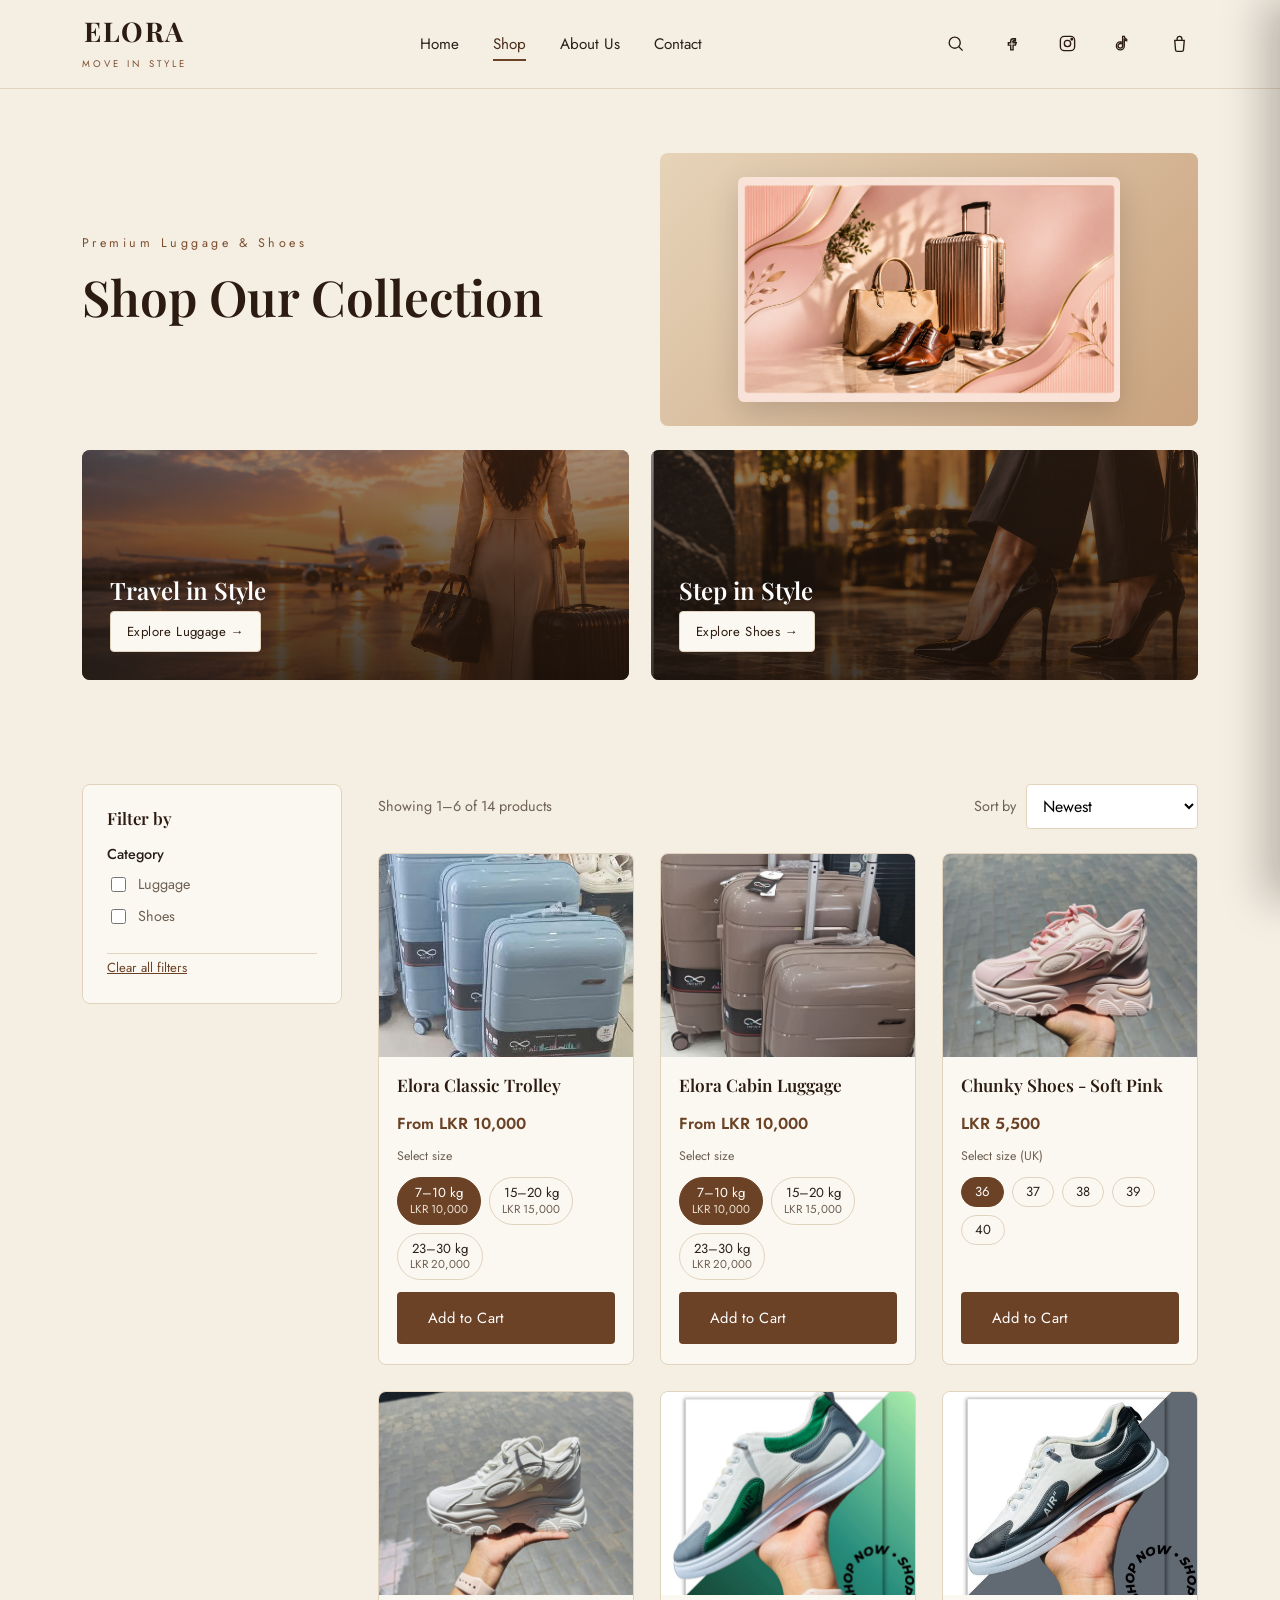
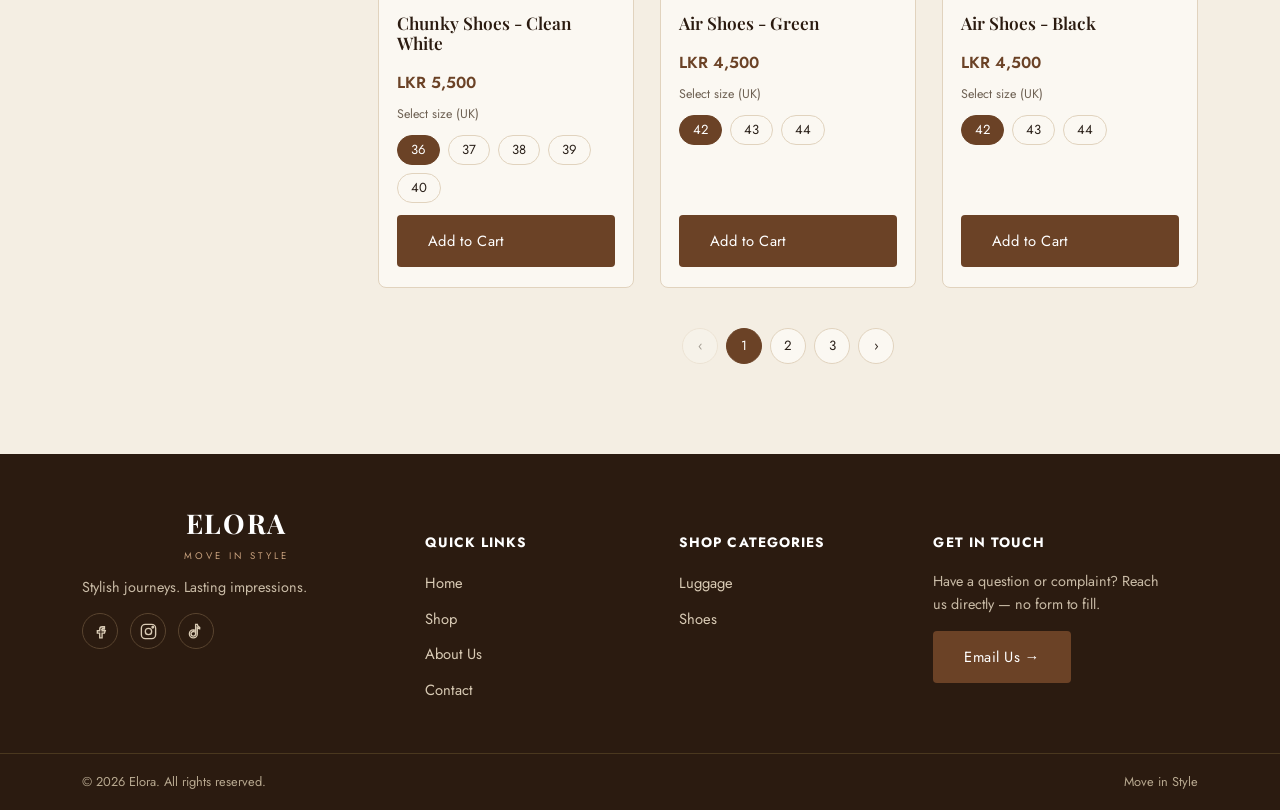
<file: shop.html>
<!DOCTYPE html>
<html lang="en">
<head>
<!-- Google Tag Manager -->
<script>(function(w,d,s,l,i){w[l]=w[l]||[];w[l].push({'gtm.start':
new Date().getTime(),event:'gtm.js'});var f=d.getElementsByTagName(s)[0],
j=d.createElement(s),dl=l!='dataLayer'?'&l='+l:'';j.async=true;j.src=
'https://www.googletagmanager.com/gtm.js?id='+i+dl;f.parentNode.insertBefore(j,f);
})(window,document,'script','dataLayer','GTM-MCWQHB72');</script>
<!-- End Google Tag Manager -->
<meta charset="UTF-8">
<meta name="viewport" content="width=device-width, initial-scale=1.0">
<title>Shop Luggage &amp; Shoes Online — Elora Sri Lanka</title>
<meta name="description" content="Browse Elora's full range of travel luggage (7–30kg options) and shoes for men and women. Fast delivery across Sri Lanka — order directly via WhatsApp.">
<meta name="keywords" content="buy luggage online Sri Lanka, trolley bag price Sri Lanka, cabin luggage Sri Lanka, suitcase Sri Lanka, buy shoes online Sri Lanka, chunky shoes Sri Lanka, office shoes Sri Lanka, travel bags Colombo, Elora shop">
<meta name="robots" content="index, follow">
<meta property="og:title" content="Shop Luggage & Shoes Online — Elora Sri Lanka">
<meta property="og:description" content="Browse Elora's full range of travel luggage and shoes. Order directly via WhatsApp.">
<meta property="og:type" content="website">
<meta property="og:image" content="9.png">
<link rel="stylesheet" href="style.css">
<style>
  .hero-art{
    background:linear-gradient(135deg,#E6D3B8,#C9A27E);
    border-radius:8px;
    overflow:hidden;
    display:flex;
    align-items:center;
    justify-content:center;
    padding:24px;
  }
  .hero-art img{
    max-width:78%;
    max-height:260px;
    width:auto;
    height:auto;
    object-fit:contain;
    border-radius:6px;
    box-shadow:0 10px 30px rgba(0,0,0,.15);
    display:block;
  }
</style>
</head>
<body>
<!-- Google Tag Manager (noscript) -->
<noscript><iframe src="https://www.googletagmanager.com/ns.html?id=GTM-MCWQHB72"
height="0" width="0" style="display:none;visibility:hidden"></iframe></noscript>
<!-- End Google Tag Manager (noscript) -->

<header class="site-header">
  <nav class="nav">
    <a href="index.html" class="logo">
      <span class="mark">ELORA</span>
      <span class="tag">MOVE IN STYLE</span>
    </a>
    <ul class="nav-links js-nav-links">
      <li><a href="index.html">Home</a></li>
      <li><a href="shop.html" class="active">Shop</a></li>
      <li><a href="about.html">About Us</a></li>
      <li><a href="contact.html">Contact</a></li>
    </ul>
    <div class="nav-actions">
      <button class="icon-btn js-search-toggle" aria-label="Search">
        <svg viewBox="0 0 24 24" width="19" height="19" fill="none" stroke="currentColor" stroke-width="1.7"><circle cx="11" cy="11" r="7"/><line x1="21" y1="21" x2="16.2" y2="16.2"/></svg>
      </button>
      <a class="icon-btn" href="https://www.facebook.com/share/14tCtjUMJ1J/?mibextid=wwXIfr" target="_blank" rel="noopener" aria-label="Facebook">
        <svg viewBox="0 0 24 24" width="19" height="19" fill="none" stroke="currentColor" stroke-width="1.7">
          <path d="M14 9h3V6h-3a3 3 0 0 0-3 3v2H8v3h3v6h3v-6h3l1-3h-4V9a1 1 0 0 1 1-1Z"/>
        </svg>
      </a>

      <a class="icon-btn" href="https://www.instagram.com/elora_sl_?igsi=dGthdzRrNHY4cW54&utm_source=qr" target="_blank" rel="noopener" aria-label="Instagram">
        <svg viewBox="0 0 24 24" width="19" height="19" fill="none" stroke="currentColor" stroke-width="1.7"><rect x="3" y="3" width="18" height="18" rx="5"/><circle cx="12" cy="12" r="4"/><circle cx="17.4" cy="6.6" r="1"/></svg>
      </a>

      <a class="icon-btn" href="https://www.tiktok.com/@eloraofficial11?_r=1&_t=ZS-99TkvP4xUTF" target="_blank" rel="noopener" aria-label="TikTok">
        <svg viewBox="0 0 24 24" width="19" height="19" fill="none" stroke="currentColor" stroke-width="1.7">
          <path d="M16 8.5a4.5 4.5 0 0 1-3-1.2V15a5 5 0 1 1-5-5c.3 0 .7 0 1 .1v2.1a2.9 2.9 0 0 0-1-.2 2.9 2.9 0 1 0 2.9 2.9V3h2.1a4.5 4.5 0 0 0 3 3.9V8.5Z"/>
        </svg>
      </a>
      <button class="icon-btn js-cart-open" aria-label="Open cart">
        <svg viewBox="0 0 24 24" width="19" height="19" fill="none" stroke="currentColor" stroke-width="1.7"><path d="M6 8h12l-1 12.2a2 2 0 0 1-2 1.8H9a2 2 0 0 1-2-1.8L6 8Z"/><path d="M9 8V6a3 3 0 0 1 6 0v2"/></svg>
        <span class="cart-count js-cart-count" style="display:none;">0</span>
      </button>
      <button class="icon-btn nav-burger js-burger" aria-label="Menu">
        <svg viewBox="0 0 24 24" width="20" height="20" fill="none" stroke="currentColor" stroke-width="1.8"><line x1="4" y1="7" x2="20" y2="7"/><line x1="4" y1="12" x2="20" y2="12"/><line x1="4" y1="17" x2="20" y2="17"/></svg>
      </button>
    </div>
  </nav>
  <div class="search-flyout js-search-flyout">
    <form class="js-search-form">
      <input type="search" name="q" placeholder="Search for shoes, luggage, bags…" aria-label="Search products">
      <button type="submit" class="btn btn-primary btn-sm">Search</button>
    </form>
  </div>
</header>

<main>
  <!-- HERO -->
  <section class="hero" style="padding-bottom:24px;">
    <div>
      <div class="eyebrow">Premium Luggage &amp; Shoes</div>
      <h1>Shop Our Collection</h1>
    </div>
    <div class="hero-art" id="hero-shop-art">
      <img src="9.png" alt="Elora luggage and shoes">
    </div>
  </section>

  <div class="duo" style="padding-top:0;">
    <a class="banner" href="shop.html?category=Luggage" style="position:relative; overflow:hidden; background:linear-gradient(120deg,#4A2E1C,#7C4E2E);">
      <img src="3.png" style="position:absolute; top:0; left:0; width:100%; height:100%; object-fit:cover; z-index:0; opacity:0.55;">
      <div style="position:relative; z-index:1;">
        <h3>Travel in Style</h3>
        <span class="btn btn-ghost btn-sm">Explore Luggage →</span>
      </div>
    </a>
    <a class="banner" href="shop.html?category=Shoes" style="position:relative; overflow:hidden; background:linear-gradient(120deg,#2B2420,#6B4226);">
      <img src="4.png" style="position:absolute; top:0; left:0; width:100%; height:100%; object-fit:cover; z-index:0; opacity:0.55;">
      <div style="position:relative; z-index:1;">
        <h3>Step in Style</h3>
        <span class="btn btn-ghost btn-sm">Explore Shoes →</span>
      </div>
    </a>
  </div>

  <!-- SHOP LAYOUT -->
  <div class="shop-layout" style="padding-bottom:70px;">
    <aside class="filters">
      <h3>Filter by</h3>

      <div class="filter-group">
        <h4>Category</h4>
        <label class="check-row"><input type="checkbox" class="js-cat" value="Luggage"> Luggage</label>
        <label class="check-row"><input type="checkbox" class="js-cat" value="Shoes"> Shoes</label>
      </div>

      <button type="button" class="clear-filters js-clear-filters">Clear all filters</button>
    </aside>

    <div>
      <div class="toolbar">
        <div class="js-result-count" style="color:var(--ink-soft); font-size:.9rem;"></div>
        <div style="display:flex; align-items:center; gap:10px;">
          <label for="sortSelect" style="font-size:.9rem; color:var(--ink-soft);">Sort by</label>
          <select id="sortSelect" class="js-sort">
            <option value="newest">Newest</option>
            <option value="price-asc">Price: Low to High</option>
            <option value="price-desc">Price: High to Low</option>
            <option value="name-asc">Name: A–Z</option>
          </select>
        </div>
      </div>
      <div class="product-grid js-shop-grid" style="padding:0;"></div>
      <div class="pagination js-pagination"></div>
    </div>
  </div>
</main>

<footer class="site-footer">
  <div class="footer-grid">
    <div>
      <a href="index.html" class="logo"><span class="mark">ELORA</span><span class="tag">MOVE IN STYLE</span></a>
      <p>Stylish journeys. Lasting impressions.</p>
      <div class="social-row">
        <a class="icon-btn" href="https://www.facebook.com/share/14tCtjUMJ1J/?mibextid=wwXIfr" target="_blank" rel="noopener" aria-label="Facebook">
        <svg viewBox="0 0 24 24" width="19" height="19" fill="none" stroke="currentColor" stroke-width="1.7">
          <path d="M14 9h3V6h-3a3 3 0 0 0-3 3v2H8v3h3v6h3v-6h3l1-3h-4V9a1 1 0 0 1 1-1Z"/>
        </svg>
      </a>

      <a class="icon-btn" href="https://www.instagram.com/elora_sl_?igsi=dGthdzRrNHY4cW54&utm_source=qr" target="_blank" rel="noopener" aria-label="Instagram">
        <svg viewBox="0 0 24 24" width="19" height="19" fill="none" stroke="currentColor" stroke-width="1.7"><rect x="3" y="3" width="18" height="18" rx="5"/><circle cx="12" cy="12" r="4"/><circle cx="17.4" cy="6.6" r="1"/></svg>
      </a>
        <a class="icon-btn" href="https://www.tiktok.com/@eloraofficial11?_r=1&_t=ZS-99TkvP4xUTF" target="_blank" rel="noopener" aria-label="TikTok">
        <svg viewBox="0 0 24 24" width="19" height="19" fill="none" stroke="currentColor" stroke-width="1.7">
          <path d="M16 8.5a4.5 4.5 0 0 1-3-1.2V15a5 5 0 1 1-5-5c.3 0 .7 0 1 .1v2.1a2.9 2.9 0 0 0-1-.2 2.9 2.9 0 1 0 2.9 2.9V3h2.1a4.5 4.5 0 0 0 3 3.9V8.5Z"/>
        </svg>
      </a>
      </div>
    </div>
    <div>
      <h5>Quick Links</h5>
      <ul>
        <li><a href="index.html">Home</a></li>
        <li><a href="shop.html">Shop</a></li>
        <li><a href="about.html">About Us</a></li>
        <li><a href="contact.html">Contact</a></li>
      </ul>
    </div>
  <div>
  <h5>Shop Categories</h5>
  <ul>
    <li><a href="shop.html?category=Luggage">Luggage</a></li>
    <li><a href="shop.html?category=Shoes">Shoes</a></li>
  </ul>
</div>
<div>
  <h5>Get In Touch</h5>
  <p>Have a question or complaint? Reach us directly — no form to fill.</p>
  <button type="button" class="btn btn-primary js-email-us" style="width:fit-content;">Email Us →</button>
</div>
  </div>
  <div class="footer-bottom"><div class="container"><span>© 2026 Elora. All rights reserved.</span><span>Move in Style</span></div></div>
</footer>

<div class="cart-overlay js-cart-overlay"></div>
<aside class="cart-drawer js-cart-drawer" aria-label="Shopping cart">
  <div class="cart-head">
    <h3>Your Bag</h3>
    <button class="close-btn js-cart-close" aria-label="Close cart">&times;</button>
  </div>
  <div class="cart-items js-cart-items"></div>
  <div class="cart-summary js-cart-summary"></div>
</aside>
<div class="toast js-toast"></div>

<script src="products.js"></script>
<script src="app.js"></script>
<script>
const PAGE_SIZE = 6;
let state = { q: '', cats: [], sort: 'newest', page: 1 };

const params = new URLSearchParams(window.location.search);
if(params.get('q')) state.q = params.get('q');
if(params.get('category')) state.cats = [params.get('category')];

function getFiltered(){
  let list = ELORA_PRODUCTS.slice();

  if(state.q){
    const q = state.q.toLowerCase();
    list = list.filter(p => p.name.toLowerCase().includes(q) || p.category.toLowerCase().includes(q));
  }
  if(state.cats.length){
    list = list.filter(p => state.cats.includes(p.category));
  }

  switch(state.sort){
    case 'price-asc':  list.sort((a,b) => a.price - b.price); break;
    case 'price-desc': list.sort((a,b) => b.price - a.price); break;
    case 'name-asc':   list.sort((a,b) => a.name.localeCompare(b.name)); break;
    default: break;
  }
  return list;
}

function renderShop(){
  const grid = document.querySelector('.js-shop-grid');
  const filtered = getFiltered();
  const totalPages = Math.max(1, Math.ceil(filtered.length / PAGE_SIZE));
  state.page = Math.min(state.page, totalPages);
  const start = (state.page - 1) * PAGE_SIZE;
  const pageItems = filtered.slice(start, start + PAGE_SIZE);

  document.querySelector('.js-result-count').textContent =
    filtered.length === 0 ? 'No products found' : `Showing ${start+1}–${Math.min(start+PAGE_SIZE, filtered.length)} of ${filtered.length} products`;

  if(pageItems.length === 0){
    grid.innerHTML = `<div class="no-results">No products match your search or filters. <button class="btn btn-outline btn-sm js-reset-inline" style="margin-top:14px;">Clear filters</button></div>`;
    grid.querySelector('.js-reset-inline')?.addEventListener('click', resetFilters);
  } else {
    grid.innerHTML = pageItems.map(buildProductCard).join('');
    wireProductGrid(grid);
  }

  const pag = document.querySelector('.js-pagination');
  if(totalPages <= 1){ pag.innerHTML = ''; }
  else{
    let html = `<button ${state.page===1?'disabled':''} data-p="${state.page-1}">‹</button>`;
    for(let i=1;i<=totalPages;i++){
      html += `<button class="${i===state.page?'active':''}" data-p="${i}">${i}</button>`;
    }
    html += `<button ${state.page===totalPages?'disabled':''} data-p="${state.page+1}">›</button>`;
    pag.innerHTML = html;
    pag.querySelectorAll('button').forEach(b => b.addEventListener('click', () => {
      state.page = Number(b.dataset.p);
      renderShop();
      document.querySelector('.shop-layout').scrollIntoView({behavior:'smooth', block:'start'});
    }));
  }
}

function resetFilters(){
  state = { q:'', cats:[], sort:'newest', page:1 };
  document.querySelectorAll('.js-cat').forEach(el => el.checked = false);
  document.querySelector('.js-sort').value = 'newest';
  history.replaceState(null, '', 'shop.html');
  renderShop();
}

document.querySelectorAll('.js-cat').forEach(el => {
  if(state.cats.includes(el.value)) el.checked = true;
  el.addEventListener('change', () => {
    state.cats = [...document.querySelectorAll('.js-cat:checked')].map(e => e.value);
    state.page = 1;
    renderShop();
  });
});

document.querySelector('.js-sort').addEventListener('change', (e) => {
  state.sort = e.target.value;
  renderShop();
});
document.querySelector('.js-clear-filters').addEventListener('click', resetFilters);

const navSearchForm = document.querySelector('.js-search-form');
navSearchForm.addEventListener('submit', (e) => {
  e.preventDefault();
  state.q = navSearchForm.querySelector('input').value.trim();
  state.page = 1;
  renderShop();
  document.querySelector('.js-search-flyout').classList.remove('open');
});
if(state.q){
  document.querySelector('.js-search-flyout input').value = state.q;
}

renderShop();
</script>
</body>
</html>
</file>
<file: style.css>
/* ==========================================================================
   ELORA — Move In Style
   Shared stylesheet for all pages
   ========================================================================== */

@import url('https://fonts.googleapis.com/css2?family=Playfair+Display:ital,wght@0,500;0,600;0,700;1,500&family=Jost:wght@300;400;500;600&display=swap');

:root{
  /* -- brand palette (matches the approved mock-ups — do not shift) -- */
  --cream:        #F4EEE3;
  --cream-alt:    #EDE2D0;
  --paper:        #FBF8F2;
  --brown-900:    #2B1B10;   /* footer / deepest text */
  --brown-700:    #4A2E1C;
  --brown-600:    #6B4226;   /* primary buttons / icons */
  --brown-500:    #7C4E2E;
  --brown-300:    #A9754A;
  --tan-400:      #C9A27E;
  --tan-200:      #E6D3B8;
  --ink:          #2A2019;
  --ink-soft:     #6E6153;
  --line:         #E1D3BE;
  --white:        #FFFFFF;
  --ok:           #4E7A51;

  --font-display: 'Playfair Display', 'Georgia', serif;
  --font-body:    'Jost', 'Segoe UI', sans-serif;

  --container: 1180px;
  --radius-s: 4px;
  --radius-m: 8px;
  --shadow-card: 0 10px 30px -18px rgba(43,27,16,0.35);
}

*,*::before,*::after{ box-sizing:border-box; }
html{ scroll-behavior:smooth; }
body{
  margin:0;
  font-family:var(--font-body);
  background:var(--cream);
  color:var(--ink);
  line-height:1.6;
  -webkit-font-smoothing:antialiased;
  overflow-x:hidden;
}
img,svg{ max-width:100%; display:block; }
a{ color:inherit; text-decoration:none; }
ul{ margin:0; padding:0; list-style:none; }
button{ font-family:inherit; cursor:pointer; }
input,select,textarea{ font-family:inherit; font-size:1rem; }

h1,h2,h3,h4{
  font-family:var(--font-display);
  font-weight:600;
  color:var(--brown-900);
  margin:0 0 .5em;
  line-height:1.15;
}

.container{ max-width:var(--container); margin:0 auto; padding:0 32px; }

:focus-visible{ outline:3px solid var(--brown-300); outline-offset:2px; }

/* -------------------- buttons -------------------- */
.btn{
  display:inline-flex; align-items:center; gap:8px;
  padding:14px 30px;
  border-radius:var(--radius-s);
  font-size:.92rem; letter-spacing:.03em;
  border:1px solid transparent;
  transition:transform .15s ease, background .2s ease, color .2s ease, border-color .2s ease;
}
.btn:active{ transform:translateY(1px); }
.btn-primary{ background:var(--brown-600); color:var(--white); }
.btn-primary:hover{ background:var(--brown-700); }
.btn-outline{ background:transparent; border-color:var(--brown-900); color:var(--brown-900); }
.btn-outline:hover{ background:var(--brown-900); color:var(--white); }
.btn-ghost{ background:var(--paper); color:var(--brown-900); border-color:var(--line); }
.btn-ghost:hover{ background:var(--tan-200); }
.btn-sm{ padding:9px 16px; font-size:.82rem; }
.btn-block{ width:100%; justify-content:center; }
.btn[disabled]{ opacity:.5; cursor:not-allowed; }

.floating-btn {
  position: fixed;
  bottom: 30px;
  right: 30px;
  z-index: 9999;
  background: #6B4226;
  color: #fff;
  border: none;
  padding: 14px 24px;
  border-radius: 50px;
  font-size: 15px;
  font-weight: 600;
  cursor: pointer;
  box-shadow: 0 4px 12px rgba(0,0,0,0.25);
  transition: transform 0.2s ease, box-shadow 0.2s ease;
}

.floating-btn:hover {
  transform: translateY(-3px);
  box-shadow: 0 6px 16px rgba(0,0,0,0.3);
}

/* -------------------- header -------------------- */
.site-header{
  position:sticky; top:0; z-index:60;
  background:var(--cream);
  border-bottom:1px solid var(--line);
}
.nav{
  display:flex; align-items:center; justify-content:space-between;
  padding:18px 32px; max-width:var(--container); margin:0 auto;
  gap:24px;
}

.logo {
  display: flex;
  align-items: center;
  gap: 12px;
  text-decoration: none;
  flex-shrink: 0;        /* stops logo from shrinking navbar */
}

.brandmark {
  display: flex;
  width: 44px;
  height: 44px;
  min-width: 44px;       /* locks size no matter what */
  min-height: 44px;
  overflow: hidden;
  border-radius: 6px;
}

.brandmark img {
  width: 100%;
  height: 100%;
  object-fit: cover;
  display: block;
}

.logo{ display:flex; flex-direction:column; line-height:1; }
.logo .mark{ font-family:var(--font-display); font-size:1.7rem; font-weight:700; letter-spacing:.06em; color:var(--brown-900); }
.logo .tag{ font-size:.6rem; letter-spacing:.32em; color:var(--brown-500); margin-top:3px; }

.nav-links{ display:flex; gap:34px; font-size:.95rem; }
.nav-links a{ position:relative; padding-bottom:6px; color:var(--ink); transition:color .2s ease; }
.nav-links a:hover{ color:var(--brown-600); }
.nav-links a.active{ color:var(--brown-700); }
.nav-links a.active::after{
  content:''; position:absolute; left:0; right:0; bottom:0; height:2px; background:var(--brown-600);
}

.nav-actions{ display:flex; align-items:center; gap:18px; }
.icon-btn{
  width:38px; height:38px; border-radius:50%;
  display:flex; align-items:center; justify-content:center;
  background:transparent; border:1px solid transparent; color:var(--brown-900);
  transition:background .2s ease, border-color .2s ease;
  position:relative;
}
.icon-btn:hover{ background:var(--tan-200); }
.cart-count{
  position:absolute; top:-4px; right:-4px;
  background:var(--brown-600); color:#fff;
  font-size:.65rem; min-width:17px; height:17px; border-radius:50%;
  display:flex; align-items:center; justify-content:center; font-weight:600;
}
.nav-burger{ display:none; }

/* search flyout */
.search-flyout{
  position:absolute; top:100%; left:0; right:0;
  background:var(--paper); border-bottom:1px solid var(--line);
  padding:0; max-height:0; overflow:hidden;
  transition:max-height .25s ease, padding .25s ease;
}
.search-flyout.open{ max-height:90px; padding:18px 0; }
.search-flyout form{ max-width:var(--container); margin:0 auto; padding:0 32px; display:flex; gap:10px; }
.search-flyout input{
  flex:1; padding:12px 16px; border:1px solid var(--line); border-radius:var(--radius-s);
  background:var(--white);
}
.search-results-hint{ max-width:var(--container); margin:6px auto 0; padding:0 32px; font-size:.82rem; color:var(--ink-soft); }

/* -------------------- hero -------------------- */
.hero{
  display:grid; grid-template-columns:1fr 1fr; align-items:center; gap:40px;
  max-width:var(--container); margin:0 auto; padding:64px 32px;
}
.eyebrow{ color:var(--brown-500); font-size:.78rem; letter-spacing:.28em; margin-bottom:14px; }
.hero .eyebrow{ margin-bottom:14px; }
.hero h1{ font-size:3.1rem; margin-bottom:20px; }
.hero p{ color:var(--ink-soft); max-width:44ch; margin-bottom:28px; font-size:1.05rem; }
.hero-script{ font-family:var(--font-display); font-style:italic; color:var(--brown-500); margin-top:16px; }
.hero-art{ border-radius:var(--radius-m); overflow:hidden; }

/* two-up banners */
.duo{ display:grid; grid-template-columns:1fr 1fr; gap:22px; max-width:var(--container); margin:0 auto; padding:8px 32px 56px; }
.duo .banner{
  position:relative; border-radius:var(--radius-m); overflow:hidden; min-height:230px;
  display:flex; align-items:flex-end; padding:28px; color:#fff;
}
.duo .banner::before{ content:''; position:absolute; inset:0; background:linear-gradient(0deg, rgba(20,12,7,.72), rgba(20,12,7,.15)); z-index:1; }
.duo .banner > *{ position:relative; z-index:2; }
.duo .banner svg{ position:absolute; inset:0; width:100%; height:100%; object-fit:cover; }
.duo .banner h3{ color:#fff; font-size:1.5rem; margin-bottom:6px; }
.duo .banner p{ margin:0 0 14px; opacity:.9; font-size:.9rem; }

.section-head{ text-align:center; max-width:640px; margin:0 auto 40px; }
.section-head .eyebrow{ color:var(--brown-500); font-size:.78rem; letter-spacing:.28em; margin-bottom:10px; }
.section-head h2{ font-size:2.1rem; }

/* -------------------- product grid / cards -------------------- */
.section{ padding:64px 0; }
.section-alt{ background:var(--cream-alt); }

.product-grid{
  display:grid; grid-template-columns:repeat(3,1fr); gap:26px;
  max-width:var(--container); margin:0 auto; padding:0 32px;
}
.product-card{
  background:var(--paper); border-radius:var(--radius-m); overflow:hidden;
  border:1px solid var(--line);
  display:flex; flex-direction:column;
  transition:box-shadow .2s ease, transform .2s ease;
}
.product-card:hover{ box-shadow:var(--shadow-card); transform:translateY(-3px); }
.product-media{ width:100%; aspect-ratio:4/3.2; overflow:hidden; background:var(--tan-200); display:flex; align-items:center; justify-content:center; }
.product-media img{ width:100%; height:100%; object-fit:cover; display:block; }
.product-media svg{ width:100%; height:100%; }
.product-body{ padding:18px 18px 20px; display:flex; flex-direction:column; gap:8px; flex:1; }
.product-name{ font-family:var(--font-display); font-size:1.08rem; color:var(--brown-900); }
.product-price{ font-weight:600; color:var(--brown-600); }
.swatches{ display:flex; gap:8px; margin:2px 0 6px; }
.swatch{
  width:20px; height:20px; border-radius:50%; border:2px solid transparent;
  cursor:pointer; box-shadow:inset 0 0 0 1px rgba(0,0,0,.12);
}
.swatch.active{ border-color:var(--brown-900); }
.product-body .btn{ margin-top:auto; }
.stock-note{ font-size:.78rem; color:var(--ok); }

/* size selector on product cards (shoe sizes / luggage weight+price options) */
.size-label{ font-size:.78rem; color:var(--ink-soft); margin-top:2px; }
.size-options{ display:flex; flex-wrap:wrap; gap:8px; margin:2px 0 4px; }
.size-pill{
  display:flex; flex-direction:column; align-items:center; gap:2px;
  padding:7px 12px; border:1px solid var(--line); border-radius:999px;
  background:var(--paper); font-size:.82rem; color:var(--ink); line-height:1.2;
  transition:background .15s ease, border-color .15s ease, color .15s ease;
}
.size-pill-sm{ padding:6px 13px; }
.size-pill-price{ font-size:.72rem; color:var(--ink-soft); }
.size-pill.active{ background:var(--brown-600); border-color:var(--brown-600); color:#fff; }
.size-pill.active .size-pill-price{ color:#EADFCF; }
.size-pill:hover{ border-color:var(--brown-500); }

/* -------------------- about-elora / values strip -------------------- */
.split{
  display:grid; grid-template-columns:1fr 1fr; gap:56px; align-items:center;
  max-width:var(--container); margin:0 auto; padding:0 32px;
}
.split p{ color:var(--ink-soft); }
.value-list{ display:grid; grid-template-columns:repeat(4,1fr); gap:22px; max-width:var(--container); margin:44px auto 0; padding:0 32px; }
.value-item{ text-align:center; }
.value-icon{
  width:56px; height:56px; margin:0 auto 14px; border-radius:50%;
  background:var(--tan-200); display:flex; align-items:center; justify-content:center; color:var(--brown-600);
}
.value-item h4{ font-size:1rem; margin-bottom:6px; }
.value-item p{ font-size:.88rem; color:var(--ink-soft); margin:0; }

/* -------------------- testimonials -------------------- */
.testimonials{ display:grid; grid-template-columns:repeat(3,1fr); gap:22px; max-width:var(--container); margin:0 auto; padding:0 32px; }
.testimonial{ background:var(--paper); border:1px solid var(--line); border-radius:var(--radius-m); padding:26px; }
.testimonial p{ font-style:italic; color:var(--ink); margin:0 0 18px; }
.testimonial .who{ display:flex; align-items:center; gap:12px; }
.avatar{ width:38px; height:38px; border-radius:50%; background:var(--brown-300); color:#fff; display:flex; align-items:center; justify-content:center; font-family:var(--font-display); font-weight:600; }
.who strong{ display:block; font-size:.92rem; }
.who span{ font-size:.78rem; color:var(--ink-soft); }

/* -------------------- CTA strip -------------------- */
.cta-strip{
  position:relative; overflow:hidden;
  color:#fff; padding:56px 32px; margin:0 auto;
  display:flex; align-items:center; justify-content:space-between; gap:20px; flex-wrap:wrap;
}
.cta-strip::before{ content:''; position:absolute; inset:0; background:linear-gradient(100deg,var(--brown-900),var(--brown-600)); z-index:0; }
.cta-strip > *{ position:relative; z-index:1; }
.cta-strip .eyebrow{ letter-spacing:.28em; font-size:.75rem; opacity:.75; margin-bottom:8px; }
.cta-strip h2{ color:#fff; font-size:1.9rem; margin-bottom:4px; }
.cta-strip p{ opacity:.85; margin:0; max-width:46ch; }

/* -------------------- footer -------------------- */
.site-footer{ background:var(--brown-900); color:#EADFCF; padding:56px 0 0; }
.footer-grid{ display:grid; grid-template-columns:1.4fr 1fr 1fr 1.2fr; gap:34px; max-width:var(--container); margin:0 auto; padding:0 32px 40px; }
.footer-grid .logo .mark{ color:#fff; }
.footer-grid .logo .tag{ color:var(--tan-400); }
.footer-grid p{ color:#C9BBA6; font-size:.9rem; max-width:26ch; }
.footer-grid h5{ font-size:.85rem; letter-spacing:.08em; color:#fff; margin-bottom:16px; text-transform:uppercase; }
.footer-grid ul li{ margin-bottom:10px; }
.footer-grid a{ color:#D9CBB5; font-size:.92rem; transition:color .2s ease; }
.footer-grid a:hover{ color:#fff; }
.social-row{ display:flex; gap:12px; margin-top:4px; }
.social-row a{ width:36px; height:36px; border-radius:50%; border:1px solid #5A4530; display:flex; align-items:center; justify-content:center; }
.social-row a:hover{ background:#5A4530; }
.newsletter-form{ display:flex; margin-top:6px; border:1px solid #5A4530; border-radius:var(--radius-s); overflow:hidden; }
.newsletter-form input{ flex:1; background:transparent; border:none; padding:11px 14px; color:#fff; }
.newsletter-form input::placeholder{ color:#B7A88F; }
.newsletter-form button{ background:var(--tan-400); border:none; padding:0 16px; color:var(--brown-900); }
.footer-bottom{ border-top:1px solid #4A381F; padding:18px 32px; display:flex; justify-content:space-between; font-size:.8rem; color:#B7A88F; }
.footer-bottom .container{ display:flex; justify-content:space-between; width:100%; flex-wrap:wrap; gap:8px; }

/* -------------------- cart drawer -------------------- */
.cart-overlay{
  position:fixed; inset:0; background:rgba(20,12,7,.5); z-index:90;
  opacity:0; pointer-events:none; transition:opacity .25s ease;
}
.cart-overlay.open{ opacity:1; pointer-events:auto; }
.cart-drawer{
  position:fixed; top:0; right:0; bottom:0; width:min(400px, 92vw);
  background:var(--paper); z-index:95; display:flex; flex-direction:column;
  transform:translateX(100%); transition:transform .3s ease;
  box-shadow:-16px 0 40px rgba(20,12,7,.25);
}
.cart-drawer.open{ transform:translateX(0); }
.cart-head{ display:flex; align-items:center; justify-content:space-between; padding:22px 24px; border-bottom:1px solid var(--line); }
.cart-head h3{ margin:0; font-size:1.2rem; }
.cart-items{ flex:1; overflow-y:auto; padding:10px 24px; display:flex; flex-direction:column; gap:16px; }
.cart-item{ display:flex; gap:14px; padding:14px 0; border-bottom:1px solid var(--line); }
.cart-item .thumb{ width:64px; height:64px; overflow:hidden; border-radius:var(--radius-s); background:var(--tan-200); flex-shrink:0; }
.cart-item .thumb img{ width:100%; height:100%; object-fit:cover; display:block; }
.cart-item .thumb svg{ width:100%; height:100%; }
.cart-item .info{ flex:1; min-width:0; }
.cart-item .info h4{ font-family:var(--font-body); font-weight:500; font-size:.94rem; margin:0 0 2px; color:var(--ink); }
.cart-item .meta{ font-size:.78rem; color:var(--ink-soft); }
.cart-item .row-actions{ display:flex; align-items:center; justify-content:space-between; margin-top:8px; }
.qty-control{ display:flex; align-items:center; border:1px solid var(--line); border-radius:var(--radius-s); }
.qty-control button{ width:26px; height:26px; background:none; border:none; font-size:1rem; color:var(--brown-700); }
.qty-control span{ min-width:22px; text-align:center; font-size:.9rem; }
.remove-btn{ font-size:.78rem; color:#A24A3A; background:none; border:none; text-decoration:underline; padding:0; }
.item-total{ font-weight:600; font-size:.9rem; color:var(--brown-700); white-space:nowrap; margin-left:8px; }
.cart-empty{ text-align:center; padding:60px 20px; color:var(--ink-soft); }
.cart-empty svg{ width:64px; height:64px; margin:0 auto 16px; opacity:.5; }
.cart-summary{ border-top:1px solid var(--line); padding:20px 24px 26px; }
.summary-row{ display:flex; justify-content:space-between; font-size:.92rem; margin-bottom:8px; color:var(--ink-soft); }
.summary-row.total{ font-size:1.15rem; font-weight:600; color:var(--brown-900); margin:12px 0 18px; }
.close-btn{ background:none; border:none; font-size:1.3rem; color:var(--brown-900); line-height:1; }

/* -------------------- email us modal -------------------- */
.modal-overlay{
  position:fixed; inset:0; background:rgba(20,12,7,.5); z-index:110;
  opacity:0; pointer-events:none; transition:opacity .25s ease;
}
.modal-overlay.open{ opacity:1; pointer-events:auto; }
.modal-box{
  position:fixed; top:50%; left:50%; transform:translate(-50%, -46%);
  width:min(440px, 92vw); max-height:88vh; overflow-y:auto;
  background:var(--paper); border-radius:var(--radius-m); z-index:115;
  opacity:0; pointer-events:none; transition:opacity .25s ease, transform .25s ease;
  box-shadow:0 24px 60px rgba(20,12,7,.3);
}
.modal-box.open{ opacity:1; pointer-events:auto; transform:translate(-50%, -50%); }
.modal-head{ display:flex; align-items:center; justify-content:space-between; padding:20px 22px; border-bottom:1px solid var(--line); }
.modal-head h3{ margin:0; font-size:1.15rem; }
.modal-body{ padding:20px 22px 24px; }

/* -------------------- shop page: filters + toolbar -------------------- */
.shop-layout{ display:grid; grid-template-columns:260px 1fr; gap:36px; max-width:var(--container); margin:0 auto; padding:48px 32px 0; align-items:start; }
.filters{ background:var(--paper); border:1px solid var(--line); border-radius:var(--radius-m); padding:24px; position:sticky; top:100px; }
.filters h3{ font-size:1.05rem; margin-bottom:18px; }
.filter-group{ padding:16px 0; border-bottom:1px solid var(--line); }
.filter-group:first-of-type{ padding-top:0; }
.filter-group h4{ font-family:var(--font-body); font-weight:500; font-size:.9rem; color:var(--ink); margin:0 0 10px; }
.check-row{ display:flex; align-items:center; gap:9px; font-size:.9rem; margin-bottom:9px; color:var(--ink-soft); cursor:pointer; }
.check-row input{ accent-color:var(--brown-600); width:15px; height:15px; }
.color-row{ display:flex; gap:9px; flex-wrap:wrap; }
.color-row .swatch{ width:24px; height:24px; }
.delivery-note{ display:flex; align-items:center; gap:12px; background:var(--cream-alt); border-radius:var(--radius-s); padding:14px; margin-top:16px; font-size:.82rem; color:var(--ink-soft); }
.clear-filters{ font-size:.82rem; color:var(--brown-600); text-decoration:underline; background:none; border:none; padding:0; margin-top:4px; }

.toolbar{ display:flex; align-items:center; justify-content:space-between; margin-bottom:24px; flex-wrap:wrap; gap:12px; }
.toolbar select{ padding:9px 12px; border:1px solid var(--line); border-radius:var(--radius-s); background:var(--white); }
.no-results{ padding:60px 20px; text-align:center; color:var(--ink-soft); grid-column:1/-1; }
.pagination{ display:flex; justify-content:center; gap:8px; margin:40px 0 20px; }
.pagination button{ width:36px; height:36px; border-radius:50%; border:1px solid var(--line); background:var(--paper); color:var(--ink); }
.pagination button.active{ background:var(--brown-600); color:#fff; border-color:var(--brown-600); }
.pagination button:disabled{ opacity:.4; cursor:not-allowed; }

/* -------------------- contact page -------------------- */
.contact-grid{ display:grid; grid-template-columns:1fr 1.2fr; gap:30px; max-width:var(--container); margin:0 auto; padding:56px 32px; }
.contact-cards{ display:flex; flex-direction:column; gap:10px; }
.contact-card{ display:flex; gap:16px; padding:18px 6px; border-bottom:1px solid var(--line); }
.contact-card:last-child{ border-bottom:none; }
.c-icon{ width:46px; height:46px; border-radius:50%; background:var(--brown-600); color:#fff; display:flex; align-items:center; justify-content:center; flex-shrink:0; }
.contact-card h4{ font-size:1.02rem; margin-bottom:3px; }
.contact-card .value{ color:var(--brown-600); font-weight:500; }
.contact-card p{ margin:2px 0 0; font-size:.86rem; color:var(--ink-soft); }
.contact-form{ background:var(--paper); border:1px solid var(--line); border-radius:var(--radius-m); padding:32px; }
.field{ margin-bottom:18px; }
.field label{ display:block; font-size:.88rem; margin-bottom:7px; color:var(--ink); }
.field input, .field select, .field textarea{
  width:100%; padding:12px 14px; border:1px solid var(--line); border-radius:var(--radius-s); background:var(--white);
}
.field textarea{ min-height:110px; resize:vertical; }
.form-msg{ margin-top:14px; font-size:.9rem; padding:12px 14px; border-radius:var(--radius-s); display:none; }
.form-msg.show{ display:block; }
.form-msg.ok{ background:#E7F0E4; color:var(--ok); }
.form-msg.err{ background:#F5E4E0; color:#A24A3A; }

.showroom-duo{ display:grid; grid-template-columns:1.1fr 1fr; gap:22px; max-width:var(--container); margin:0 auto 60px; padding:0 32px; }
.showroom-duo .panel{ border-radius:var(--radius-m); overflow:hidden; min-height:280px; position:relative; }
.showroom-duo .panel.dark{ background:linear-gradient(120deg, var(--brown-900), var(--brown-600)); color:#fff; padding:34px; display:flex; flex-direction:column; justify-content:flex-end; }
.showroom-duo .panel.map{ background:var(--cream-alt); border:1px solid var(--line); display:flex; flex-direction:column; align-items:center; justify-content:center; text-align:center; gap:10px; }
.showroom-duo .panel.dark h3{ color:#fff; font-size:1.6rem; }
.showroom-duo .panel.dark p{ opacity:.85; max-width:36ch; }
.pin{ width:46px; height:46px; border-radius:50%; background:var(--brown-600); color:#fff; display:flex; align-items:center; justify-content:center; }

/* -------------------- about page extras -------------------- */
.story-media{ position:relative; }
.story-media .tag-card{ position:absolute; bottom:-24px; right:-24px; width:44%; border:6px solid var(--paper); border-radius:var(--radius-m); overflow:hidden; box-shadow:var(--shadow-card); }
.promise-strip{ display:grid; grid-template-columns:1fr 1fr; gap:0; max-width:var(--container); margin:60px auto 0; border-radius:var(--radius-m); overflow:hidden; }
.promise-strip .art{ min-height:320px; }
.promise-strip .copy{ background:var(--cream-alt); padding:48px; display:flex; flex-direction:column; justify-content:center; }

/* -------------------- toast -------------------- */
.toast{
  position:fixed; bottom:26px; left:50%; transform:translateX(-50%) translateY(20px);
  background:var(--brown-900); color:#fff; padding:14px 22px; border-radius:var(--radius-s);
  font-size:.9rem; opacity:0; pointer-events:none; transition:opacity .25s ease, transform .25s ease; z-index:120;
  display:flex; align-items:center; gap:10px;
}
.toast.show{ opacity:1; transform:translateX(-50%) translateY(0); }

/* ==========================================================================
   Responsive
   ========================================================================== */
@media (max-width: 980px){
  .nav-links{
    display:none; position:absolute; top:100%; left:0; right:0;
    background:var(--paper); flex-direction:column; gap:0; padding:10px 32px;
    border-bottom:1px solid var(--line); z-index:70;
  }
  .nav-links.open{ display:flex; }
  .nav-links a{ display:block; padding:12px 0; border-bottom:1px solid var(--line); }
  .nav-links li:last-child a{ border-bottom:none; }
  .nav-burger{ display:flex; }
  .hero{ grid-template-columns:1fr; }
  .duo{ grid-template-columns:1fr; }
  .product-grid{ grid-template-columns:repeat(2,1fr); }
  .split{ grid-template-columns:1fr; }
  .value-list{ grid-template-columns:repeat(2,1fr); }
  .testimonials{ grid-template-columns:1fr; }
  .footer-grid{ grid-template-columns:1fr 1fr; }
  .shop-layout{ grid-template-columns:1fr; }
  .filters{ position:static; }
  .contact-grid{ grid-template-columns:1fr; }
  .showroom-duo{ grid-template-columns:1fr; }
  .promise-strip{ grid-template-columns:1fr; }
}
@media (max-width: 700px){
  .story-media .tag-card{ position:static; width:100%; margin-top:14px; border-width:0; }
  .nav{ padding:14px 20px; }
  .nav-actions{ gap:10px; }
}
@media (max-width: 560px){
  .product-grid{ grid-template-columns:1fr; }
  .hero h1{ font-size:2.2rem; }
  .footer-grid{ grid-template-columns:1fr; }
  .cta-strip{ flex-direction:column; text-align:center; }
  .icon-btn{ width:34px; height:34px; }
}
@media (max-width: 400px){
  .container, .nav, .hero, .duo, .product-grid, .split, .value-list,
  .footer-grid, .footer-bottom, .contact-grid, .shop-layout, .promise-strip{
    padding-left:18px; padding-right:18px;
  }
  .hero h1{ font-size:1.9rem; }
  .hero p{ font-size:.96rem; }
  .cta-strip h2{ font-size:1.5rem; }
  .floating-btn{ right:16px; bottom:16px; padding:12px 18px; font-size:14px; }
  .modal-box{ width:94vw; }
}
</file>
